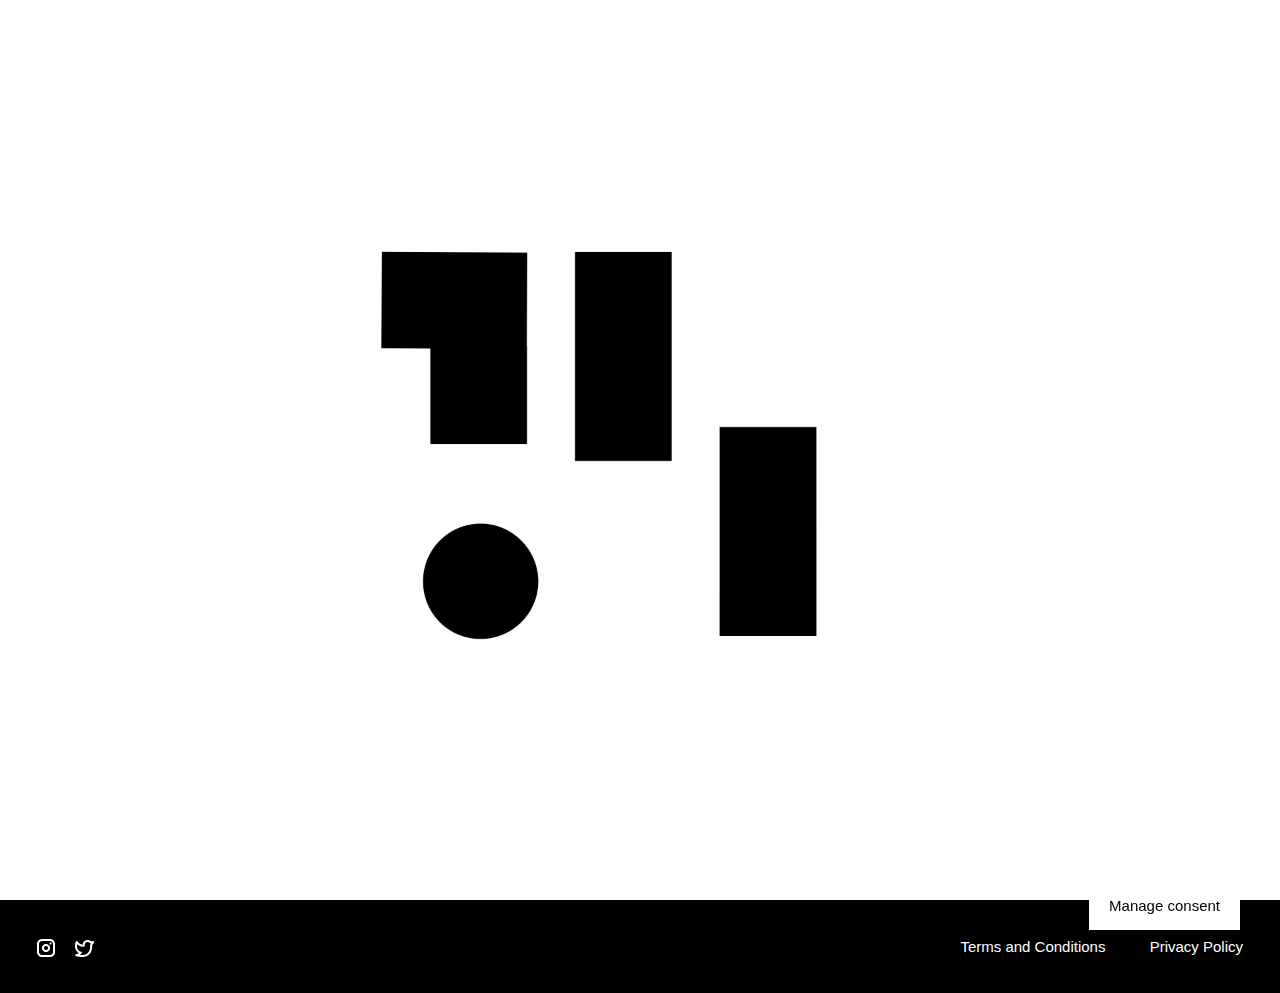
<file: fashion-house.html>
<!DOCTYPE html>
<html lang="en">

<head>
    <meta charset="utf-8">
    <meta name="description" content="">
    <meta name="keywords" content="app, landing, corporate, Creative, Html Template, Template">
    <meta name="author" content="web-themes">
    <meta http-equiv="x-ua-compatible" content="ie=edge">
    <meta name="viewport" content="width=device-width, minimum-scale=1.0, maximum-scale=1.0, initial-scale=1">

    <!-- title -->
    <title>Millipointtwo - Fashion House</title>

    <!-- favicon -->
    <link href="img/favicon.png" type="image/png" rel="icon">

    <!-- all css here -->
    <link href="css/bootstrap.min.css" rel="stylesheet" type="text/css" />
    <link href="css/magnific-popup.css" rel="stylesheet" type="text/css" />
    <link href="css/style.css" rel="stylesheet" type="text/css" />
    <link href="css/responsive.css" rel="stylesheet" type="text/css" />

    <!-- Meta Pixel Code -->
<script>
    !function(f,b,e,v,n,t,s)
    {if(f.fbq)return;n=f.fbq=function(){n.callMethod?
    n.callMethod.apply(n,arguments):n.queue.push(arguments)};
    if(!f._fbq)f._fbq=n;n.push=n;n.loaded=!0;n.version='2.0';
    n.queue=[];t=b.createElement(e);t.async=!0;
    t.src=v;s=b.getElementsByTagName(e)[0];
    s.parentNode.insertBefore(t,s)}(window, document,'script',
    'https://connect.facebook.net/en_US/fbevents.js');
    fbq('init', '466601605469092');
    fbq('track', 'PageView');
  </script>
  <noscript><img height="1" width="1" style="display:none"
    src="https://www.facebook.com/tr?id=466601605469092&ev=PageView&noscript=1"
  /></noscript>
  <!-- End Meta Pixel Code -->

</head>

<body>

    <!-- Preloader Start -->
    <div id="preloader">
        <video muted="muted" loop="loop" autoplay="autoplay" playsinline src="video/preloader.mp4"></video>
    </div>
    <!-- Preloader End -->

    <!--========== Header area start ===========-->
    <header class="bg_black d-flex align-items-center">
        <div class="container">
            <div class="row align-items-center">
                <div class="col-lg-3 col-8 text-left">
                    <!--logo start-->
                    <a class="logo" href="index.html">
                        <img src="img/logo1.png" class="img-fluid" alt="">
                        <img src="img/logo2.png" class="img-fluid" alt="">
                    </a>
                    <!--logo end-->
                </div>
                <div class="col-lg-9 col-4">
                    <!--menu start-->
                    <ul id="menu">
                        <li><a class="active" href="fashion-house.html">FASHION HOUSE</a></li>
                        <li><a href="web3.html">WEB3 [NFT]</a></li>
                        <li><a href="gallery.html">GALLERY</a></li>
                    </ul>
                    <!--menu end-->

                    <!-- menu toggler -->
                    <div class="hamburger-menu">
                        <span class="line-top"></span>
                        <span class="line-center"></span>
                        <span class="line-bottom"></span>
                    </div>

                    <!-- Ofcanvas-menu -->
                    <div class="ofcavas-menu">
                        <div class="container">
                            <ul>
                                <li><a class="active" href="fashion-house.html">FASHION HOUSE</a></li>
                                <li><a href="web3.html">WEB3 [NFT]</a></li>
                                <li><a href="gallery.html">GALLERY</a></li>
                            </ul>
                        </div>
                    </div>
                    <!-- Ofcanvas-menu END-->
                </div>
            </div>
        </div>
    </header>
    <!--========== Header area End ===========-->


    <main class="overflow-hidden">

        <!--========== about area start ===========-->
        <section class="about_area">
            <div>
                <div class="container">
                    <hr>
                    <div class="row justify-content-center">
                        <div class="col-lg-7">
                            <h1>fck norml</h1>
                            <h3>about us</h3>
                            <p>Millipointtwo™ — the first-ever high-end fashion house powered by NFT, influenced by the
                                timeless streets
                                of a global metropolis. High-end, but never pretentious. Exclusive, but not remote.
                                Respects tradition,
                                but follow its own rules. We see art, not clothing.</p>
                        </div>
                    </div>
                    <hr>
                </div>
            </div>
        </section>

    </main>

    <!--========== footer area ===========-->
    <footer>
        <div class="container">
            <div class="row align-items-center">
                <div class="col-3">
                    <ul class="social_icon">
                        <li><a href="#"><img src="img/ins_line.png" alt=""></a></li>
                        <li><a href="#"><img src="img/twitter_line.png" alt=""></a></li>
                    </ul>
                </div>
                <div class="col-9">
                    <ul class="link">
                        <li><a href="terms-conditions.html">Terms and Conditions</a></li>
                        <li><a href="terms-conditions.html">Privacy Policy</a></li>
                    </ul>
                </div>
            </div>
        </div>
    </footer>


    <!-- ======= Manage consent button ======= -->
    <button class="manage_consent">Manage consent</button>

    <!-- ============== Cookie popup start ================ -->
    <div class="cookie_popup">
        <button class="popup_close"><img src="img/close.png" class="img-fluid" alt=""></button>
        <h3>Manage Cookie Consent</h3>
        <p>To provide the best experiences, we use technologies like cookies to store and/or access device information.
            Consenting to these technologies will allow us to process data such as browsing behavior or unique IDs on
            this
            site. Not consenting or withdrawing consent, may adversely affect certain features and functions.</p>
        <div class="d-flex justify-content-between">
            <a class="btn accept" href="#">Accept</a>
            <a class="btn deny" href="#">Deny</a>
        </div>
        <div class="text-center">
            <a class="terms" href="#">Terms & Conditions</a>
        </div>
    </div>
    <!-- ============== Cookie popup end ================ -->


    <!-- all js here -->
    <script src="js/jquery-3.4.1.min.js"></script>
    <script src="js/plugins.js"></script>
    <script src="js/main.js"></script>
</body>

</html>
</file>
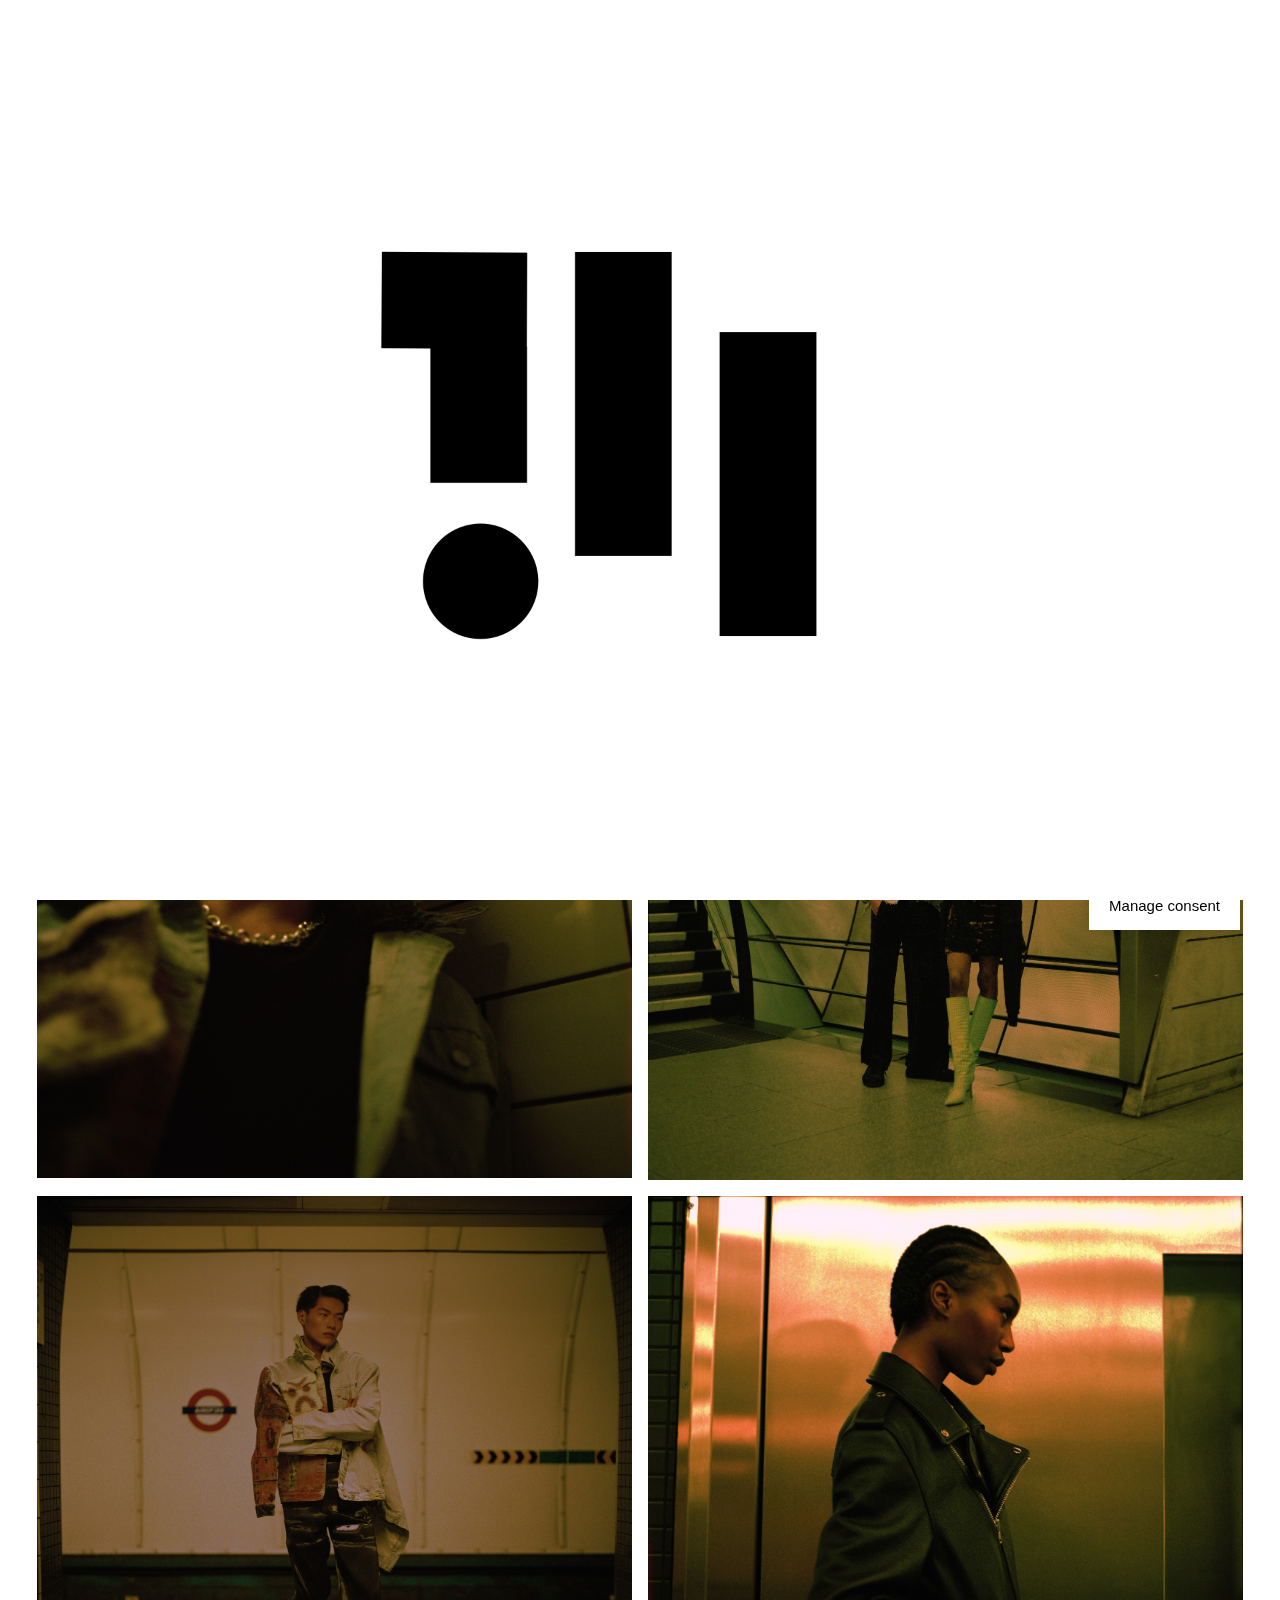
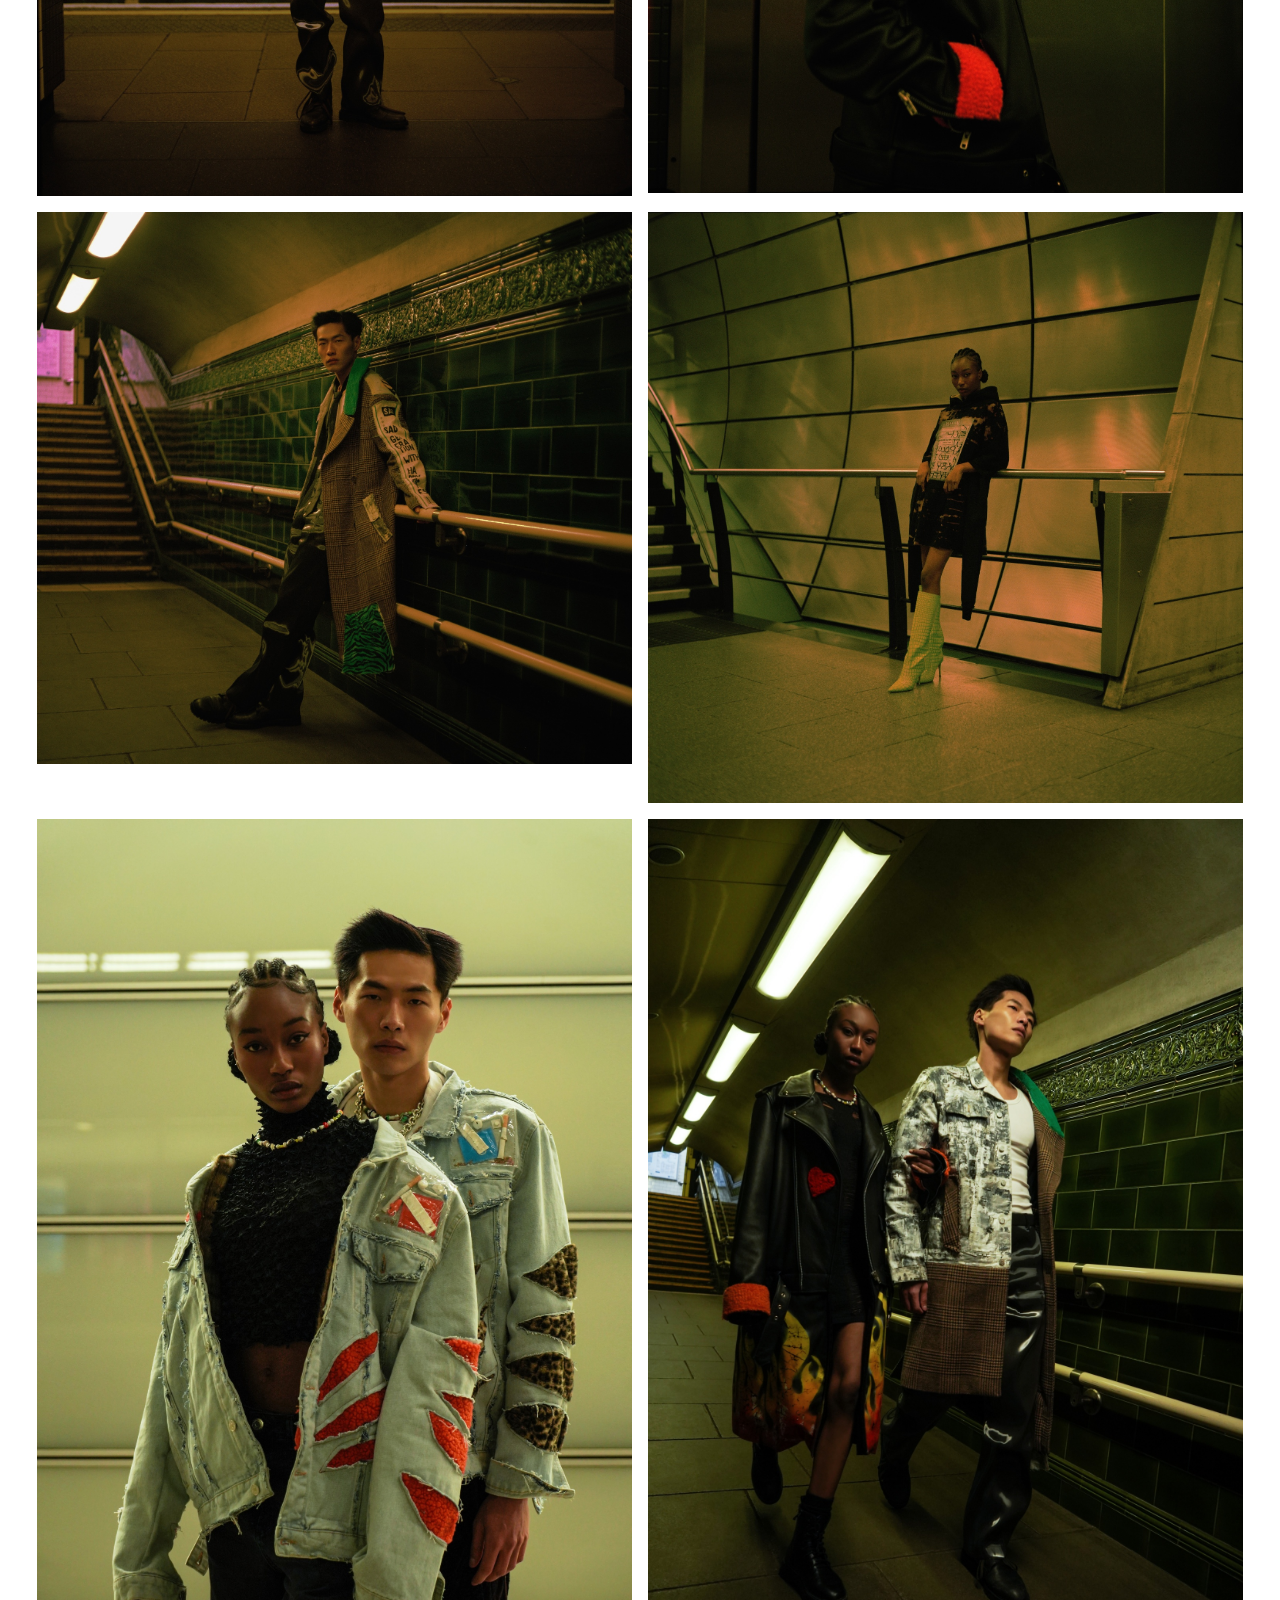
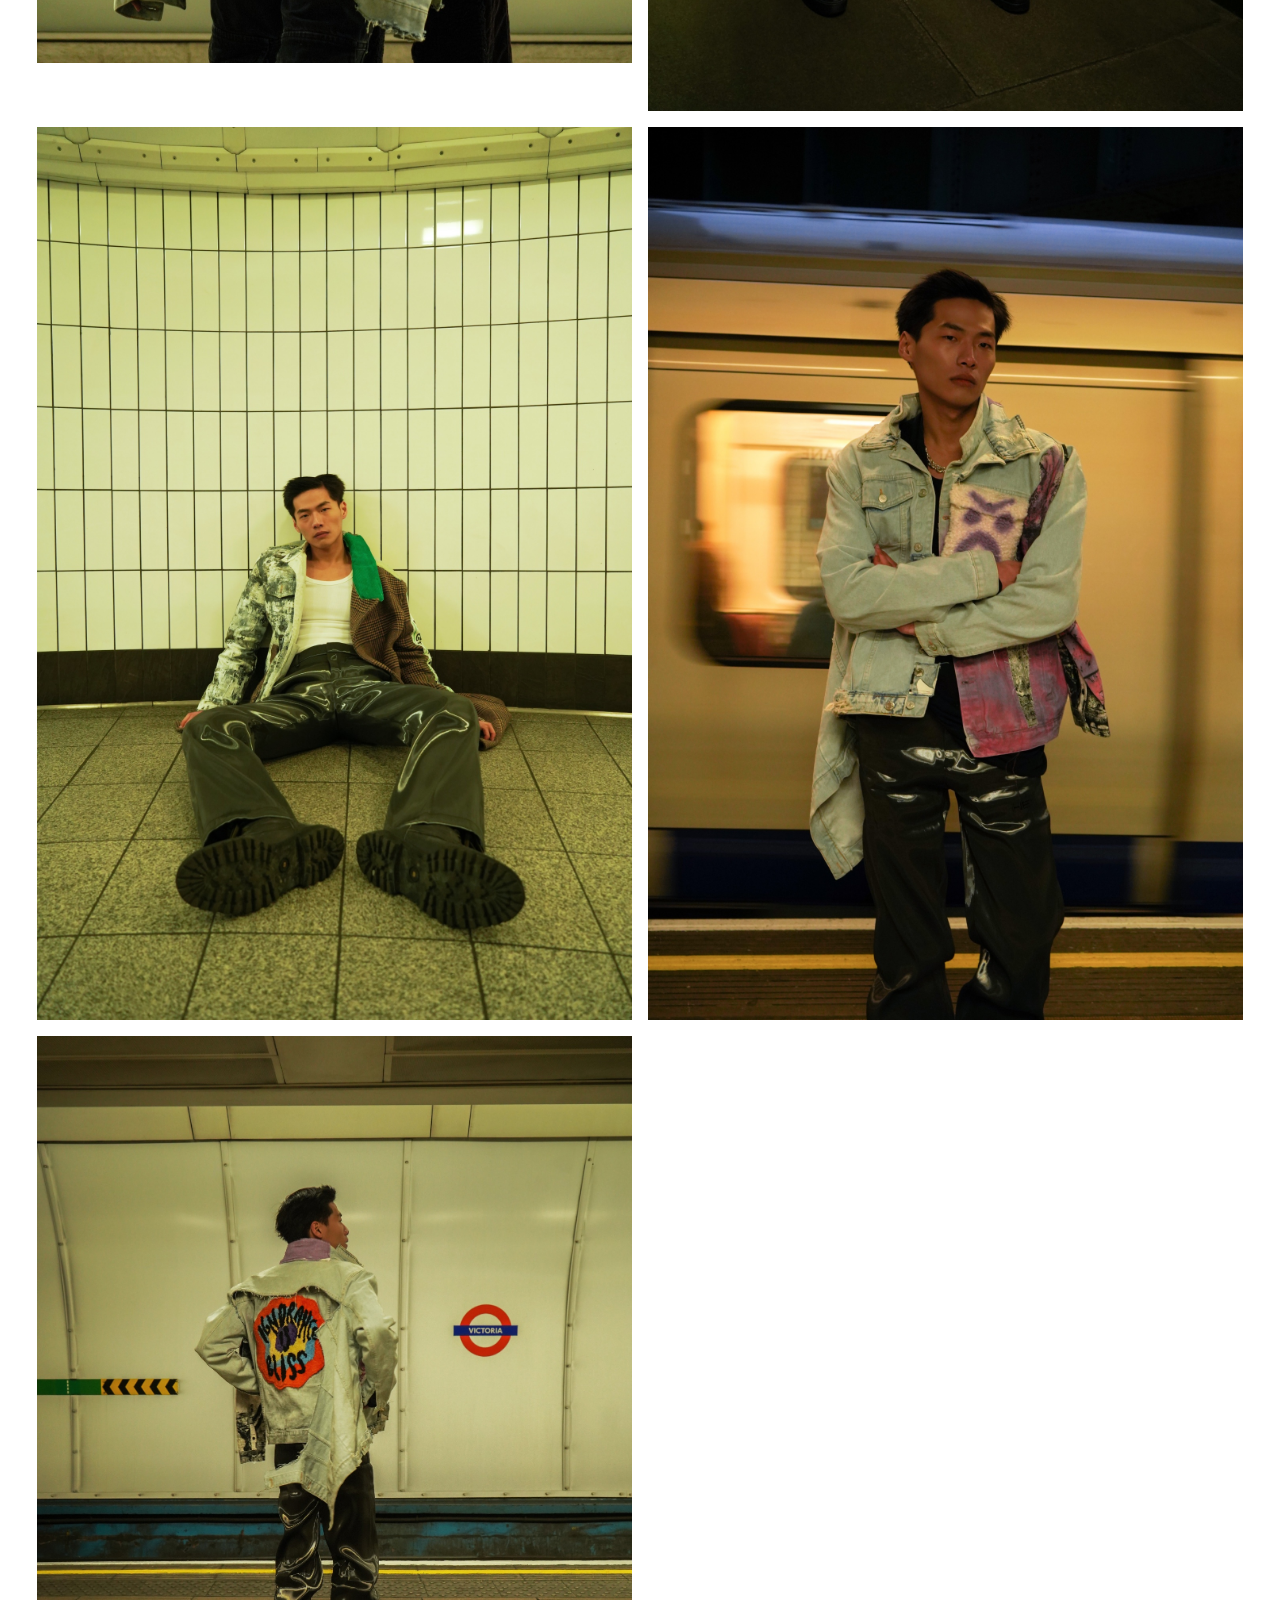
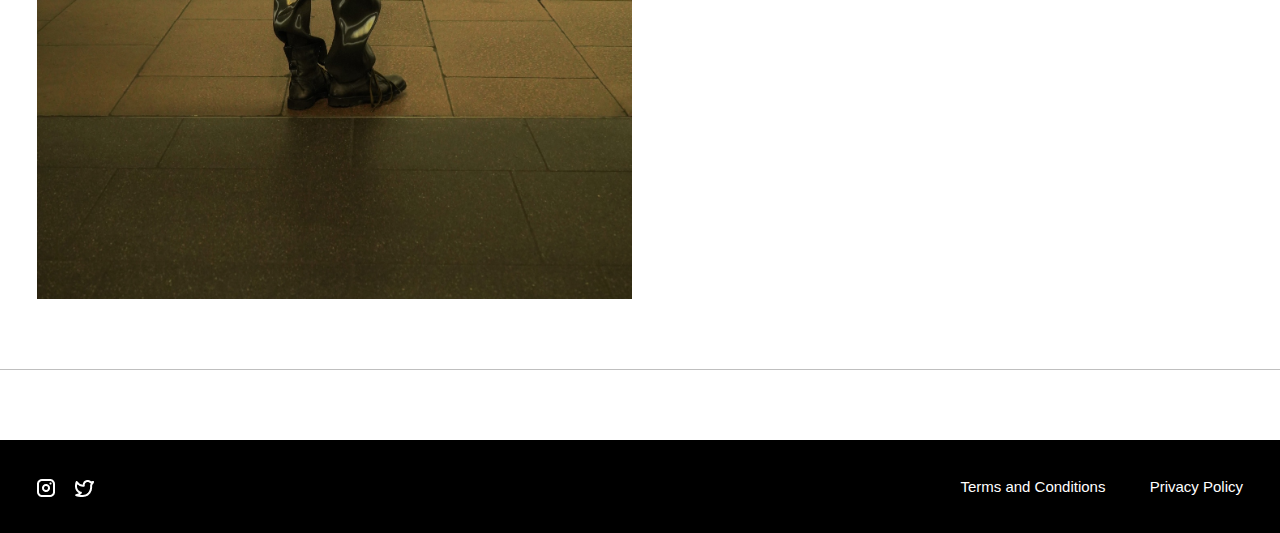
<file: gallery.html>
<!DOCTYPE html>
<html lang="en">

<head>
    <meta charset="utf-8">
    <meta name="description" content="">
    <meta name="keywords" content="app, landing, corporate, Creative, Html Template, Template">
    <meta name="author" content="web-themes">
    <meta http-equiv="x-ua-compatible" content="ie=edge">
    <meta name="viewport" content="width=device-width, minimum-scale=1.0, maximum-scale=1.0, initial-scale=1">

    <!-- title -->
    <title>Millipointtwo - Gallery</title>

    <!-- favicon -->
    <link href="img/favicon.png" type="image/png" rel="icon">

    <!-- all css here -->
    <link href="css/bootstrap.min.css" rel="stylesheet" type="text/css" />
    <link href="css/magnific-popup.css" rel="stylesheet" type="text/css" />
    <link href="css/style.css" rel="stylesheet" type="text/css" />
    <link href="css/responsive.css" rel="stylesheet" type="text/css" />

    <!-- Meta Pixel Code -->
<script>
    !function(f,b,e,v,n,t,s)
    {if(f.fbq)return;n=f.fbq=function(){n.callMethod?
    n.callMethod.apply(n,arguments):n.queue.push(arguments)};
    if(!f._fbq)f._fbq=n;n.push=n;n.loaded=!0;n.version='2.0';
    n.queue=[];t=b.createElement(e);t.async=!0;
    t.src=v;s=b.getElementsByTagName(e)[0];
    s.parentNode.insertBefore(t,s)}(window, document,'script',
    'https://connect.facebook.net/en_US/fbevents.js');
    fbq('init', '466601605469092');
    fbq('track', 'PageView');
  </script>
  <noscript><img height="1" width="1" style="display:none"
    src="https://www.facebook.com/tr?id=466601605469092&ev=PageView&noscript=1"
  /></noscript>
  <!-- End Meta Pixel Code -->
  
</head>

<body>

    <!-- Preloader Start -->
    <div id="preloader">
        <video muted="muted" loop="loop" autoplay="autoplay" playsinline src="video/preloader.mp4"></video>
    </div>
    <!-- Preloader End -->

    <!--========== Header area start ===========-->
    <header class="bg_black d-flex align-items-center">
        <div class="container">
            <div class="row align-items-center">
                <div class="col-lg-3 col-8 text-left">
                    <!--logo start-->
                    <a class="logo" href="index.html">
                        <img src="img/logo1.png" class="img-fluid" alt="">
                        <img src="img/logo2.png" class="img-fluid" alt="">
                    </a>
                    <!--logo end-->
                </div>
                <div class="col-lg-9 col-4">
                    <!--menu start-->
                    <ul id="menu">
                        <li><a href="fashion-house.html">FASHION HOUSE</a></li>
                        <li><a href="web3.html">WEB3 [NFT]</a></li>
                        <li><a class="active" href="gallery.html">GALLERY</a></li>
                    </ul>
                    <!--menu end-->

                    <!-- menu toggler -->
                    <div class="hamburger-menu">
                        <span class="line-top"></span>
                        <span class="line-center"></span>
                        <span class="line-bottom"></span>
                    </div>

                    <!-- Ofcanvas-menu -->
                    <div class="ofcavas-menu">
                        <div class="container">
                            <ul>
                                <li><a href="fashion-house.html">FASHION HOUSE</a></li>
                                <li><a href="web3.html">WEB3 [NFT]</a></li>
                                <li><a class="active" href="gallery.html">GALLERY</a></li>
                            </ul>
                        </div>
                    </div>
                    <!-- Ofcanvas-menu END-->
                </div>
            </div>
        </div>
    </header>
    <!--========== Header area End ===========-->


    <main class="overflow-hidden">

        <!--========== GALLERY area start ===========-->
        <section class="gallery_area">
            <div class="container">
                <h3>GALLERY</h3>
                <hr>

                <div class="accordion" id="accordion">

                    <div class="row">
                        <div class="col-lg-4">
                            <div class="box a">
                                <h1 class="active">01</h1>
                                <p>_CAMPAIGN_BEFORE</p>
                                <button class="btn" data-bs-toggle="collapse" data-bs-target="#collapseOne"
                                    aria-expanded="true" aria-controls="collapseOne">VIEW</button>
                            </div>

                            <!-- sm device collapse item one start-->
                            <div class="collapse-for-smDevice">
                                <div id="collapseOne" class="accordion-collapse collapse show"
                                    data-bs-parent="#accordion">
                                    <div class="popup-gallery popup-gallery-1">
                                        <div class="row g-3">
                                            <div class="col-6">
                                                <a href="img/gallery-img1.jpg"><img src="img/gallery-img1.jpg"></a>
                                            </div>
                                            <div class="col-6">
                                                <a href="img/gallery-img2.jpg"><img src="img/gallery-img2.jpg"></a>
                                            </div>
                                            <div class="col-6">
                                                <a href="img/gallery-img3.jpg"><img src="img/gallery-img3.jpg"></a>
                                            </div>
                                            <div class="col-6">
                                                <a href="img/gallery-img4.jpg"><img src="img/gallery-img4.jpg"></a>
                                            </div>
                                            <div class="col-6">
                                                <a href="img/gallery-img5.jpg"><img src="img/gallery-img5.jpg"></a>
                                            </div>
                                            <div class="col-6">
                                                <a href="img/gallery-img6.jpg"><img src="img/gallery-img6.jpg"></a>
                                            </div>
                                            <div class="col-6">
                                                <a href="img/gallery-img7.jpg"><img src="img/gallery-img7.jpg"></a>
                                            </div>
                                            <div class="col-6">
                                                <a href="img/gallery-img8.jpg"><img src="img/gallery-img8.jpg"></a>
                                            </div>
                                            <div class="col-6">
                                                <a href="img/gallery-img9.jpg"><img src="img/gallery-img9.jpg"></a>
                                            </div>
                                            <div class="col-6">
                                                <a href="img/gallery-img10.jpg"><img src="img/gallery-img10.jpg"></a>
                                            </div>
                                            <div class="col-6">
                                                <a href="img/gallery-img11.jpg"><img src="img/gallery-img11.jpg"></a>
                                            </div>
                                        </div>
                                    </div>
                                </div>
                            </div>
                            <!-- sm device collapse item one end-->

                        </div>
                        <div class="col-lg-4">
                            <div class="box b">
                                <h1>02</h1>
                                <p>_CAMPAIGN_NOW</p>
                                <button class="btn" data-bs-toggle="collapse" data-bs-target="#collapseTwo"
                                    aria-expanded="true" aria-controls="collapseTwo">VIEW</button>
                            </div>

                            <!-- sm device collapse item Two start-->
                            <div class="collapse-for-smDevice">
                                <div id="collapseTwo" class="accordion-collapse collapse" data-bs-parent="#accordion">
                                    <div class="popup-gallery popup-gallery-2">
                                        <div class="row g-3">
                                            <div class="col-6">
                                                <a href="img/gallery2-1.jpg"><img src="img/gallery2-1.jpg"></a>
                                            </div>
                                            <div class="col-6">
                                                <a href="img/gallery2-2.jpg"><img src="img/gallery2-2.jpg"></a>
                                            </div>
                                            <div class="col-6">
                                                <a href="img/gallery2-3.jpg"><img src="img/gallery2-3.jpg"></a>
                                            </div>
                                            <div class="col-6">
                                                <a href="img/gallery2-4.jpg"><img src="img/gallery2-4.jpg"></a>
                                            </div>
                                            <div class="col-6">
                                                <a href="img/gallery2-5.jpg"><img src="img/gallery2-5.jpg"></a>
                                            </div>
                                            <div class="col-6">
                                                <a href="img/gallery2-6.jpg"><img src="img/gallery2-6.jpg"></a>
                                            </div>
                                            <div class="col-6">
                                                <a href="img/gallery2-7.jpg"><img src="img/gallery2-7.jpg"></a>
                                            </div>
                                            <div class="col-6">
                                                <a href="img/gallery2-8.jpg"><img src="img/gallery2-8.jpg"></a>
                                            </div>
                                            <div class="col-6">
                                                <a href="img/gallery2-9.jpg"><img src="img/gallery2-9.jpg"></a>
                                            </div>
                                            <div class="col-6">
                                                <a href="img/gallery2-10.jpg"><img src="img/gallery2-10.jpg"></a>
                                            </div>
                                            <div class="col-6">
                                                <a href="img/gallery2-11.jpg"><img src="img/gallery2-11.jpg"></a>
                                            </div>
                                        </div>
                                    </div>
                                </div>
                            </div>
                            <!-- sm device collapse item Two end-->

                        </div>
                        <div class="col-lg-4">
                            <div class="box c">
                                <h1>03</h1>
                                <p>_CAMPAIGN_AFTER</p>
                                <button class="btn" data-bs-toggle="collapse" data-bs-target="#collapseThree"
                                    aria-expanded="true" aria-controls="collapseThree">VIEW</button>
                            </div>

                            <!-- sm device collapse item Three start-->
                            <div class="collapse-for-smDevice">
                                <div id="collapseThree" class="accordion-collapse  collapse"
                                    data-bs-parent="#accordion">
                                    <div class="popup-gallery popup-gallery-3">
                                        <div class="row g-3">
                                            <div class="col-6">
                                                <a href="img/gallery3-1.jpg"><img src="img/gallery3-1.jpg"></a>
                                            </div>
                                            <div class="col-6">
                                                <a href="img/gallery3-2.jpg"><img src="img/gallery3-2.jpg"></a>
                                            </div>
                                            <div class="col-6">
                                                <a href="img/gallery3-3.jpg"><img src="img/gallery3-3.jpg"></a>
                                            </div>
                                            <div class="col-6">
                                                <a href="img/gallery3-4.jpg"><img src="img/gallery3-4.jpg"></a>
                                            </div>
                                            <div class="col-6">
                                                <a href="img/gallery3-5.jpg"><img src="img/gallery3-5.jpg"></a>
                                            </div>
                                            <div class="col-6">
                                                <a href="img/gallery3-6.jpg"><img src="img/gallery3-6.jpg"></a>
                                            </div>
                                            <div class="col-6">
                                                <a href="img/gallery3-7.jpg"><img src="img/gallery3-7.jpg"></a>
                                            </div>
                                            <div class="col-6">
                                                <a href="img/gallery3-8.jpg"><img src="img/gallery3-8.jpg"></a>
                                            </div>
                                            <div class="col-6">
                                                <a href="img/gallery3-9.jpg"><img src="img/gallery3-9.jpg"></a>
                                            </div>
                                            <div class="col-6">
                                                <a href="img/gallery3-10.jpg"><img src="img/gallery3-10.jpg"></a>
                                            </div>
                                            <div class="col-6">
                                                <a href="img/gallery3-11.jpg"><img src="img/gallery3-11.jpg"></a>
                                            </div>
                                            <div class="col-6">
                                                <a href="img/gallery3-12.jpg"><img src="img/gallery3-12.jpg"></a>
                                            </div>
                                        </div>
                                    </div>
                                </div>
                            </div>
                            <!-- sm device collapse item Three end-->
                        </div>
                    </div>


                    <!--==== lg device gallery item start ====-->
                    <div class="d-none d-lg-block">

                        <!-- collapse item one start-->
                        <div id="collapseOne" class="accordion-collapse collapse show" data-bs-parent="#accordion">
                            <div class="popup-gallery popup-gallery-1">
                                <div class="row g-3">
                                    <div class="col-lg-6">
                                        <a href="img/gallery-img1.jpg"><img src="img/gallery-img1.jpg"></a>
                                    </div>
                                    <div class="col-6">
                                        <a href="img/gallery-img2.jpg"><img src="img/gallery-img2.jpg"></a>
                                    </div>
                                    <div class="col-6">
                                        <a href="img/gallery-img3.jpg"><img src="img/gallery-img3.jpg"></a>
                                    </div>
                                    <div class="col-6">
                                        <a href="img/gallery-img4.jpg"><img src="img/gallery-img4.jpg"></a>
                                    </div>
                                    <div class="col-6">
                                        <a href="img/gallery-img5.jpg"><img src="img/gallery-img5.jpg"></a>
                                    </div>
                                    <div class="col-6">
                                        <a href="img/gallery-img6.jpg"><img src="img/gallery-img6.jpg"></a>
                                    </div>
                                    <div class="col-6">
                                        <a href="img/gallery-img7.jpg"><img src="img/gallery-img7.jpg"></a>
                                    </div>
                                    <div class="col-6">
                                        <a href="img/gallery-img8.jpg"><img src="img/gallery-img8.jpg"></a>
                                    </div>
                                    <div class="col-6">
                                        <a href="img/gallery-img9.jpg"><img src="img/gallery-img9.jpg"></a>
                                    </div>
                                    <div class="col-6">
                                        <a href="img/gallery-img10.jpg"><img src="img/gallery-img10.jpg"></a>
                                    </div>
                                    <div class="col-6">
                                        <a href="img/gallery-img11.jpg"><img src="img/gallery-img11.jpg"></a>
                                    </div>
                                </div>
                            </div>
                        </div>
                    </div>
                    <!-- collapse item one end-->

                    <!-- collapse item two start-->
                    <div id="collapseTwo" class="accordion-collapse collapse" data-bs-parent="#accordion">
                        <div class="popup-gallery popup-gallery-2">
                            <div class="row g-3">
                                <div class="col-lg-6">
                                    <a href="img/gallery2-1.jpg"><img src="img/gallery2-1.jpg"></a>
                                </div>
                                <div class="col-6">
                                    <a href="img/gallery2-2.jpg"><img src="img/gallery2-2.jpg"></a>
                                </div>
                                <div class="col-6">
                                    <a href="img/gallery2-3.jpg"><img src="img/gallery2-3.jpg"></a>
                                </div>
                                <div class="col-6">
                                    <a href="img/gallery2-4.jpg"><img src="img/gallery2-4.jpg"></a>
                                </div>
                                <div class="col-6">
                                    <a href="img/gallery2-5.jpg"><img src="img/gallery2-5.jpg"></a>
                                </div>
                                <div class="col-6">
                                    <a href="img/gallery2-6.jpg"><img src="img/gallery2-6.jpg"></a>
                                </div>
                                <div class="col-6">
                                    <a href="img/gallery2-7.jpg"><img src="img/gallery2-7.jpg"></a>
                                </div>
                                <div class="col-6">
                                    <a href="img/gallery2-8.jpg"><img src="img/gallery2-8.jpg"></a>
                                </div>
                                <div class="col-6">
                                    <a href="img/gallery2-9.jpg"><img src="img/gallery2-9.jpg"></a>
                                </div>
                                <div class="col-6">
                                    <a href="img/gallery2-10.jpg"><img src="img/gallery2-10.jpg"></a>
                                </div>
                                <div class="col-6">
                                    <a href="img/gallery2-11.jpg"><img src="img/gallery2-11.jpg"></a>
                                </div>
                            </div>
                        </div>
                    </div>
                </div>
                <!-- collapse item two end-->

                <!-- collapse item Three start-->
                <div id="collapseThree" class="accordion-collapse collapse" data-bs-parent="#accordion">
                    <div class="popup-gallery popup-gallery-3">
                        <div class="row g-3">
                            <div class="col-6">
                                <a href="img/gallery3-1.jpg"><img src="img/gallery3-1.jpg"></a>
                            </div>
                            <div class="col-6">
                                <a href="img/gallery3-2.jpg"><img src="img/gallery3-2.jpg"></a>
                            </div>
                            <div class="col-6">
                                <a href="img/gallery3-3.jpg"><img src="img/gallery3-3.jpg"></a>
                            </div>
                            <div class="col-6">
                                <a href="img/gallery3-4.jpg"><img src="img/gallery3-4.jpg"></a>
                            </div>
                            <div class="col-6">
                                <a href="img/gallery3-5.jpg"><img src="img/gallery3-5.jpg"></a>
                            </div>
                            <div class="col-6">
                                <a href="img/gallery3-6.jpg"><img src="img/gallery3-6.jpg"></a>
                            </div>
                            <div class="col-6">
                                <a href="img/gallery3-7.jpg"><img src="img/gallery3-7.jpg"></a>
                            </div>
                            <div class="col-6">
                                <a href="img/gallery3-8.jpg"><img src="img/gallery3-8.jpg"></a>
                            </div>
                            <div class="col-6">
                                <a href="img/gallery3-9.jpg"><img src="img/gallery3-9.jpg"></a>
                            </div>
                            <div class="col-6">
                                <a href="img/gallery3-10.jpg"><img src="img/gallery3-10.jpg"></a>
                            </div>
                            <div class="col-6">
                                <a href="img/gallery3-11.jpg"><img src="img/gallery3-11.jpg"></a>
                            </div>
                            <div class="col-6">
                                <a href="img/gallery3-12.jpg"><img src="img/gallery3-12.jpg"></a>
                            </div>
                        </div>
                    </div>
                </div>
            </div>
            <!-- sm device collapse item Three end-->
            </div>
            </div>
            <!-- collapse item Three end-->
            </div>
            <!--==== lg device gallery item end =====-->

            </div>

            <hr>

            </div>
        </section>

    </main>

    <!--========== footer area ===========-->
    <footer>
        <div class="container">
            <div class="row align-items-center">
                <div class="col-3">
                    <ul class="social_icon">
                        <li><a href="https://www.instagram.com/millipointtwo/" target="_blank"><img
                                    src="img/ins_line.png" alt=""></a></li>
                        <li><a href="https://twitter.com/TheCliqueNFT" target="_blank"><img src="img/twitter_line.png"
                                    alt=""></a></li>
                    </ul>
                </div>
                <div class="col-9">
                    <ul class="link">
                        <li><a href="terms-conditions.html">Terms and Conditions</a></li>
                        <li><a href="terms-conditions.html">Privacy Policy</a></li>
                    </ul>
                </div>
            </div>
        </div>
    </footer>


    <!-- ======= Manage consent button ======= -->
    <button class="manage_consent">Manage consent</button>

    <!-- ============== Cookie popup start ================ -->
    <div class="cookie_popup">
        <button class="popup_close"><img src="img/close.png" class="img-fluid" alt=""></button>
        <h3>Manage Cookie Consent</h3>
        <p>To provide the best experiences, we use technologies like cookies to store and/or access device information.
            Consenting to these technologies will allow us to process data such as browsing behavior or unique IDs on
            this
            site. Not consenting or withdrawing consent, may adversely affect certain features and functions.</p>
        <div class="d-flex justify-content-between">
            <a class="btn accept" href="#">Accept</a>
            <a class="btn deny" href="#">Deny</a>
        </div>
        <div class="text-center">
            <a class="terms" href="#">Terms & Conditions</a>
        </div>
    </div>
    <!-- ============== Cookie popup end ================ -->


    <!-- all js here -->
    <script src="js/jquery-3.4.1.min.js"></script>
    <script src="js/plugins.js"></script>
    <script src="js/main.js"></script>
</body>

</html>
</file>
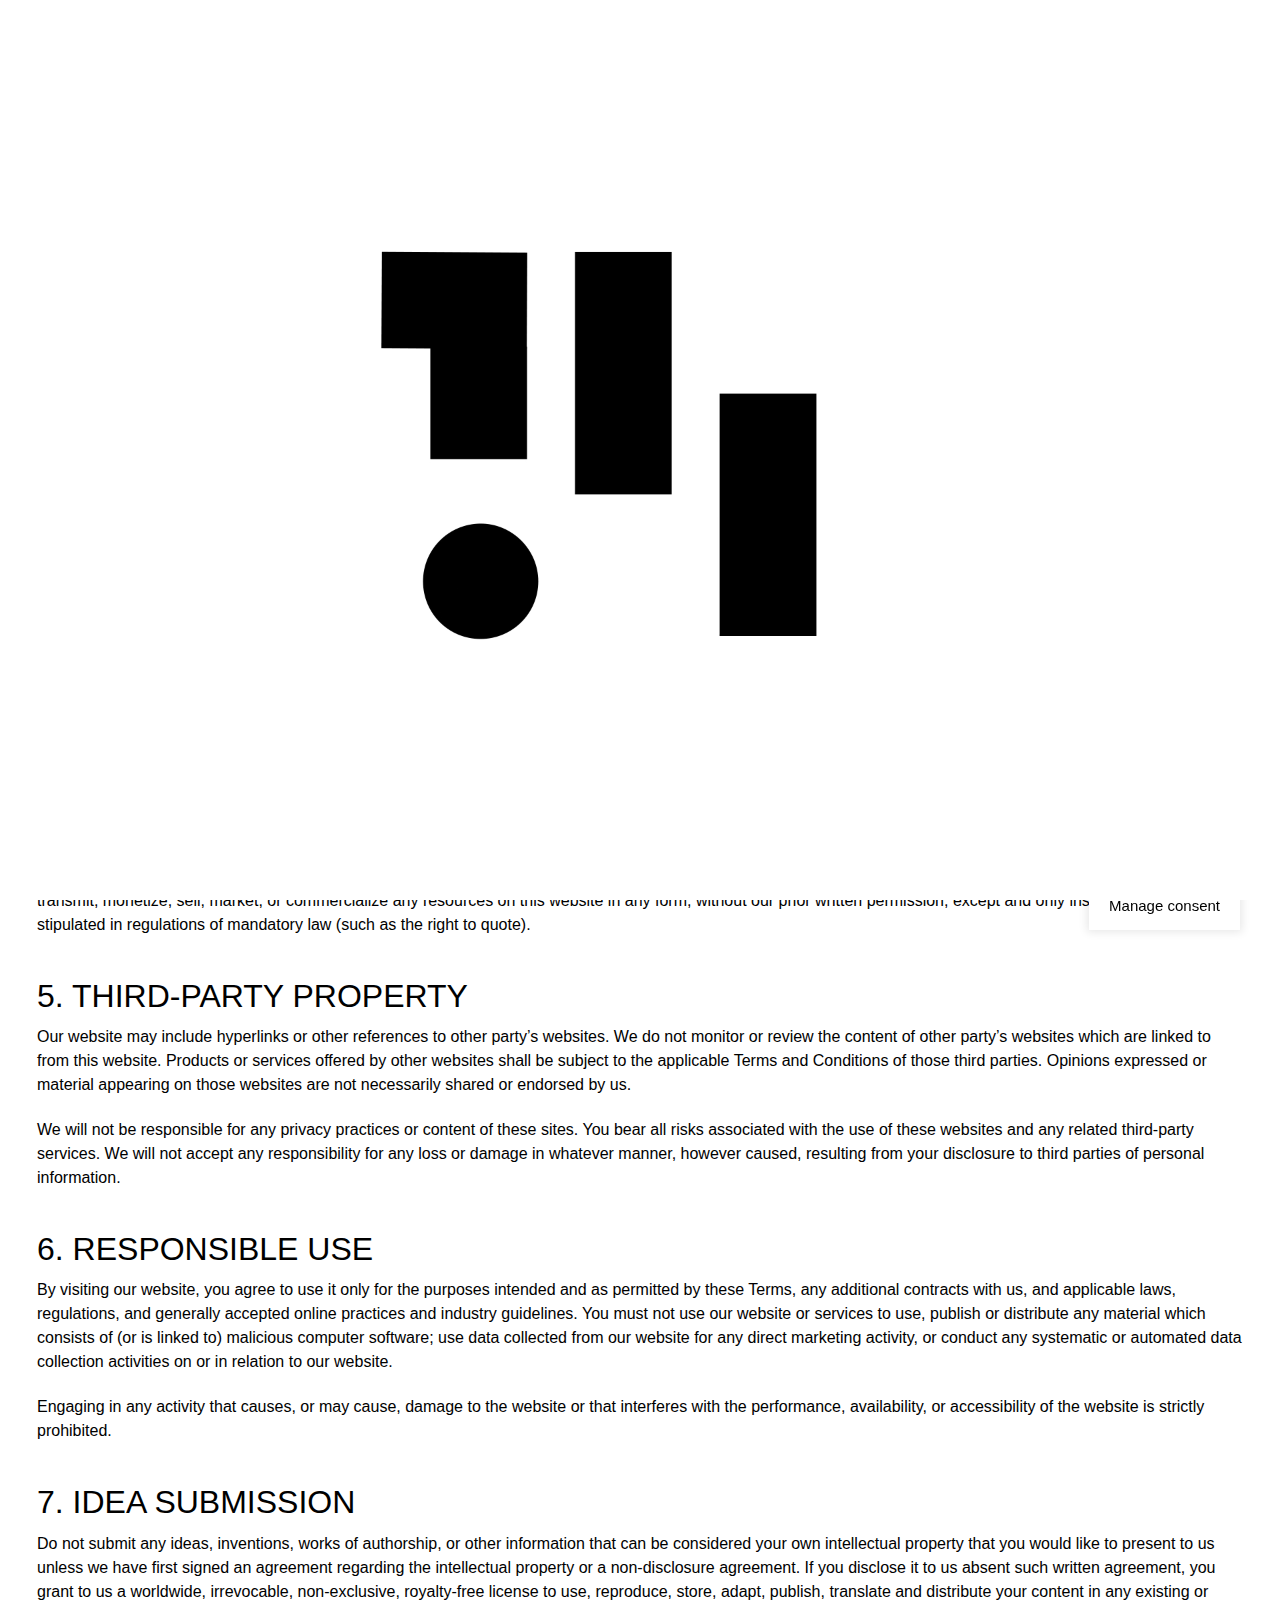
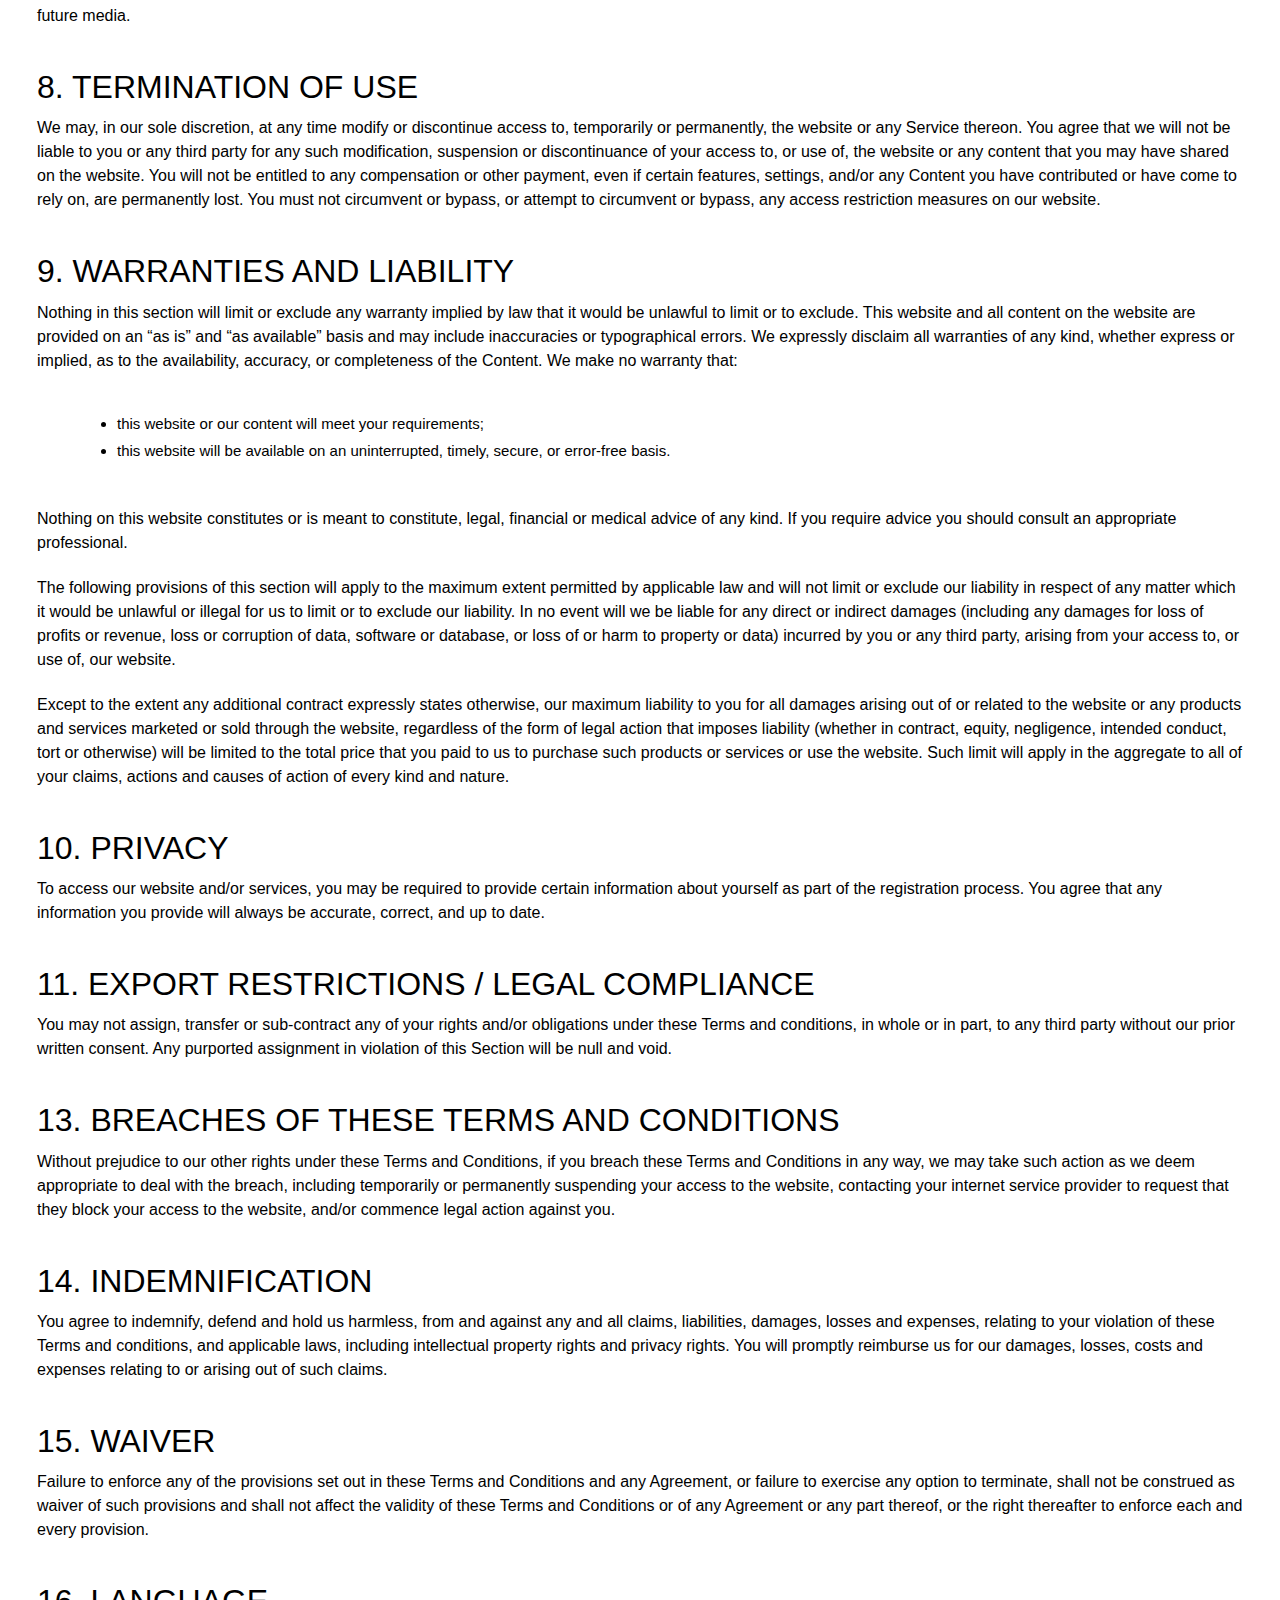
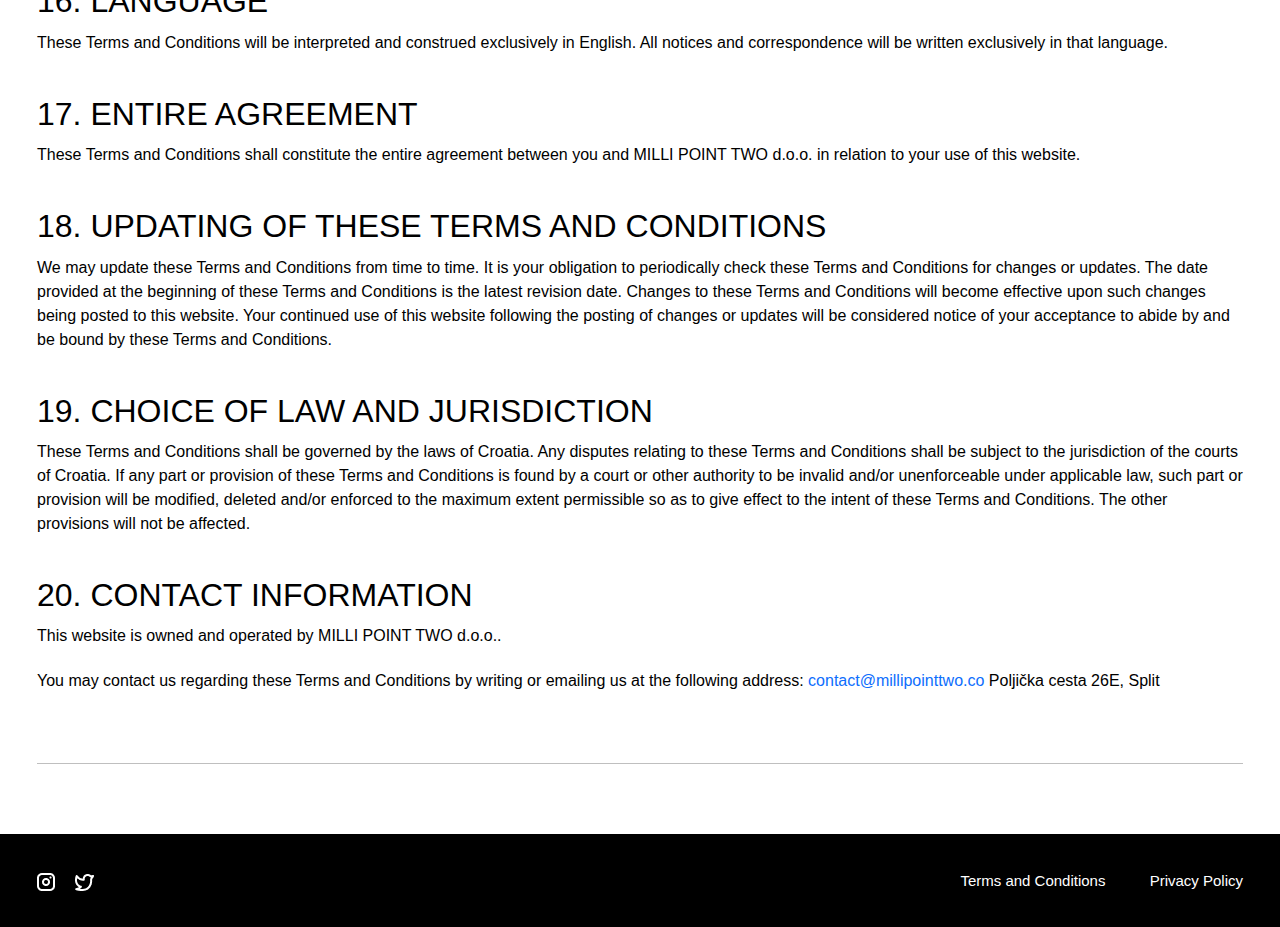
<file: terms-conditions.html>
<!DOCTYPE html>
<html lang="en">

<head>
    <meta charset="utf-8">
    <meta name="description" content="">
    <meta name="keywords" content="app, landing, corporate, Creative, Html Template, Template">
    <meta name="author" content="web-themes">
    <meta http-equiv="x-ua-compatible" content="ie=edge">
    <meta name="viewport" content="width=device-width, minimum-scale=1.0, maximum-scale=1.0, initial-scale=1">

    <!-- title -->
    <title>Millipointtwo - Terms&Conditions</title>

    <!-- favicon -->
    <link href="img/favicon.png" type="image/png" rel="icon">

    <!-- all css here -->
    <link href="css/bootstrap.min.css" rel="stylesheet" type="text/css" />
    <link href="css/magnific-popup.css" rel="stylesheet" type="text/css" />
    <link href="css/style.css" rel="stylesheet" type="text/css" />
    <link href="css/responsive.css" rel="stylesheet" type="text/css" />

    <!-- Meta Pixel Code -->
<script>
    !function(f,b,e,v,n,t,s)
    {if(f.fbq)return;n=f.fbq=function(){n.callMethod?
    n.callMethod.apply(n,arguments):n.queue.push(arguments)};
    if(!f._fbq)f._fbq=n;n.push=n;n.loaded=!0;n.version='2.0';
    n.queue=[];t=b.createElement(e);t.async=!0;
    t.src=v;s=b.getElementsByTagName(e)[0];
    s.parentNode.insertBefore(t,s)}(window, document,'script',
    'https://connect.facebook.net/en_US/fbevents.js');
    fbq('init', '466601605469092');
    fbq('track', 'PageView');
  </script>
  <noscript><img height="1" width="1" style="display:none"
    src="https://www.facebook.com/tr?id=466601605469092&ev=PageView&noscript=1"
  /></noscript>
  <!-- End Meta Pixel Code -->
  
</head>

<body>

    <!-- Preloader Start -->
    <div id="preloader">
        <video muted="muted" loop="loop" autoplay="autoplay" playsinline src="video/preloader.mp4"></video>
    </div>
    <!-- Preloader End -->

    <!--========== Header area start ===========-->
    <header class="bg_black d-flex align-items-center">
        <div class="container">
            <div class="row align-items-center">
                <div class="col-lg-3 col-8 text-left">
                    <!--logo start-->
                    <a class="logo" href="index.html">
                        <img src="img/logo1.png" class="img-fluid" alt="">
                        <img src="img/logo2.png" class="img-fluid" alt="">
                    </a>
                    <!--logo end-->
                </div>
                <div class="col-lg-9 col-4">
                    <!--menu start-->
                    <ul id="menu">
                        <li><a href="fashion-house.html">FASHION HOUSE</a></li>
                        <li><a href="web3.html">WEB3 [NFT]</a></li>
                        <li><a href="gallery.html">GALLERY</a></li>
                    </ul>
                    <!--menu end-->

                    <!-- menu toggler -->
                    <div class="hamburger-menu">
                        <span class="line-top"></span>
                        <span class="line-center"></span>
                        <span class="line-bottom"></span>
                    </div>

                    <!-- Ofcanvas-menu -->
                    <div class="ofcavas-menu">
                        <div class="container">
                            <ul>
                                <li><a href="fashion-house.html">FASHION HOUSE</a></li>
                                <li><a href="web3.html">WEB3 [NFT]</a></li>
                                <li><a href="gallery.html">GALLERY</a></li>
                            </ul>
                        </div>
                    </div>
                    <!-- Ofcanvas-menu END-->
                </div>
            </div>
        </div>
    </header>
    <!--========== Header area End ===========-->


    <main class="overflow-hidden">

        <div class="container">
            <div class="conditions_wrap">
                <hr>
                <div>
                    <h1>1. INTRODUCTION</h1>
                    <p>These Terms and conditions apply to this website and to the transactions related to our products
                        and services. You may be bound by additional contracts related to your relationship with us or
                        any products or services that you receive from us. If any provisions of the additional contracts
                        conflict with any provisions of these Terms, the provisions of these additional contracts will
                        control and prevail.</p>
                </div>
                <div>
                    <h1>2. BINDING</h1>
                    <p>By registering with, accessing, or otherwise using this website, you hereby agree to be bound by
                        these Terms and conditions set forth below. The mere use of this website implies the knowledge
                        and acceptance of these Terms and conditions. In some particular cases, we can also ask you to
                        explicitly agree.</p>
                </div>
                <div>
                    <h1>3. ELECTRONIC COMMUNICATION</h1>
                    <p>By using this website or communicating with us by electronic means, you agree and acknowledge
                        that we may communicate with you electronically on our website or by sending an email to you,
                        and you agree that all agreements, notices, disclosures, and other communications that we
                        provide to you electronically satisfy any legal requirement, including but not limited to the
                        requirement that such communications should be in writing.</p>
                </div>
                <div>
                    <h1>4. INTELLECTUAL PROPERTY</h1>
                    <p>We or our licensors own and control all of the copyright and other intellectual property rights
                        in the website and the
                        data, information, and other resources displayed by or accessible within the website.</p>
                    <br>
                    <p>4.1 All the rights are reserved</p>
                    <br>
                    <p>Unless specific content dictates otherwise, you are not granted a license or any other right
                        under Copyright, Trademark, Patent, or other Intellectual Property Rights. This means that you
                        will not use, copy, reproduce, perform, display, distribute, embed into any electronic medium,
                        alter, reverse engineer, decompile, transfer, download, transmit, monetize, sell, market, or
                        commercialize any resources on this website in any form, without our prior written permission,
                        except and only insofar as otherwise stipulated in regulations of mandatory law (such as the
                        right to quote).</p>
                </div>
                <div>
                    <h1>5. THIRD-PARTY PROPERTY</h1>
                    <p>Our website may include hyperlinks or other references to other party’s websites. We do not
                        monitor or review the content of other party’s websites which are linked to from this website.
                        Products or services offered by other websites shall be subject to the applicable Terms and
                        Conditions of those third parties. Opinions expressed or material appearing on those websites
                        are not necessarily shared or endorsed by us.</p>
                    <br>
                    <p>We will not be responsible for any privacy practices or content of these sites. You bear all
                        risks associated with the use of these websites and any related third-party services. We will
                        not accept any responsibility for any loss or damage in whatever manner, however caused,
                        resulting from your disclosure to third parties of personal information.</p>
                </div>
                <div>
                    <h1>6. RESPONSIBLE USE</h1>
                    <p>By visiting our website, you agree to use it only for the purposes intended and as permitted by
                        these Terms, any additional contracts with us, and applicable laws, regulations, and generally
                        accepted online practices and industry guidelines. You must not use our website or services to
                        use, publish or distribute any material which consists of (or is linked to) malicious computer
                        software; use data collected from our website for any direct marketing activity, or conduct any
                        systematic or automated data collection activities on or in relation to our website.</p>
                    <br>
                    <p>Engaging in any activity that causes, or may cause, damage to the website or that interferes with
                        the performance, availability, or accessibility of the website is strictly prohibited.</p>
                </div>
                <div>
                    <h1>7. IDEA SUBMISSION</h1>
                    <p>Do not submit any ideas, inventions, works of authorship, or other information that can be
                        considered your own intellectual property that you would like to present to us unless we have
                        first signed an agreement regarding the intellectual property or a non-disclosure agreement. If
                        you disclose it to us absent such written agreement, you grant to us a worldwide, irrevocable,
                        non-exclusive, royalty-free license to use, reproduce, store, adapt, publish, translate and
                        distribute your content in any existing or future media.</p>
                </div>
                <div>
                    <h1>8. TERMINATION OF USE</h1>
                    <p>We may, in our sole discretion, at any time modify or discontinue access to, temporarily or
                        permanently, the website or any Service thereon. You agree that we will not be liable to you or
                        any third party for any such modification, suspension or discontinuance of your access to, or
                        use of, the website or any content that you may have shared on the website. You will not be
                        entitled to any compensation or other payment, even if certain features, settings, and/or any
                        Content you have contributed or have come to rely on, are permanently lost. You must not
                        circumvent or bypass, or attempt to circumvent or bypass, any access restriction measures on our
                        website.</p>
                </div>
                <div>
                    <h1>9. WARRANTIES AND LIABILITY</h1>
                    <p>Nothing in this section will limit or exclude any warranty implied by law that it would be
                        unlawful to limit or to exclude. This website and all content on the website are provided on an
                        “as is” and “as available” basis and may include inaccuracies or typographical errors. We
                        expressly disclaim all warranties of any kind, whether express or implied, as to the
                        availability, accuracy, or completeness of the Content. We make no warranty that:</p>
                    <ul>
                        <li>this website or our content will meet your requirements;</li>
                        <li>this website will be available on an uninterrupted, timely, secure, or error-free basis.
                        </li>
                    </ul>
                    <p>Nothing on this website constitutes or is meant to constitute, legal, financial or medical advice
                        of any kind. If you require advice you should consult an appropriate professional.</p>
                    <br>
                    <p>The following provisions of this section will apply to the maximum extent permitted by applicable
                        law and will not limit or exclude our liability in respect of any matter which it would be
                        unlawful or illegal for us to limit or to exclude our liability. In no event will we be liable
                        for any direct or indirect damages (including any damages for loss of profits or revenue, loss
                        or corruption of data, software or database, or loss of or harm to property or data) incurred by
                        you or any third party, arising from your access to, or use of, our website.</p>
                    <br>
                    <p>Except to the extent any additional contract expressly states otherwise, our maximum liability to
                        you for all damages arising out of or related to the website or any products and services
                        marketed or sold through the website, regardless of the form of legal action that imposes
                        liability (whether in contract, equity, negligence, intended conduct, tort or otherwise) will be
                        limited to the total price that you paid to us to purchase such products or services or use the
                        website. Such limit will apply in the aggregate to all of your claims, actions and causes of
                        action of every kind and nature.</p>
                </div>
                <div>
                    <h1>10. PRIVACY</h1>
                    <p>To access our website and/or services, you may be required to provide certain information about
                        yourself as part of the registration process. You agree that any information you provide will
                        always be accurate, correct, and up to date.</p>
                </div>
                <div>
                    <h1>11. EXPORT RESTRICTIONS / LEGAL COMPLIANCE</h1>
                    <p>You may not assign, transfer or sub-contract any of your rights and/or obligations under these
                        Terms and conditions, in whole or in part, to any third party without our prior written consent.
                        Any purported assignment in violation of this Section will be null and void.</p>
                </div>
                <div>
                    <h1>13. BREACHES OF THESE TERMS AND CONDITIONS</h1>
                    <p>Without prejudice to our other rights under these Terms and Conditions, if you breach these Terms
                        and Conditions in any way, we may take such action as we deem appropriate to deal with the
                        breach, including temporarily or permanently suspending your access to the website, contacting
                        your internet service provider to request that they block your access to the website, and/or
                        commence legal action against you.</p>
                </div>
                <div>
                    <h1>14. INDEMNIFICATION</h1>
                    <p>You agree to indemnify, defend and hold us harmless, from and against any and all claims,
                        liabilities, damages, losses and expenses, relating to your violation of these Terms and
                        conditions, and applicable laws, including intellectual property rights and privacy rights. You
                        will promptly reimburse us for our damages, losses, costs and expenses relating to or arising
                        out of such claims.</p>
                </div>
                <div>
                    <h1>15. WAIVER</h1>
                    <p>Failure to enforce any of the provisions set out in these Terms and Conditions and any Agreement,
                        or failure to exercise any option to terminate, shall not be construed as waiver of such
                        provisions and shall not affect the validity of these Terms and Conditions or of any Agreement
                        or any part thereof, or the right thereafter to enforce each and every provision.</p>
                </div>
                <div>
                    <h1>16. LANGUAGE</h1>
                    <p>These Terms and Conditions will be interpreted and construed exclusively in English. All notices
                        and correspondence will be written exclusively in that language.</p>
                </div>
                <div>
                    <h1>17. ENTIRE AGREEMENT</h1>
                    <p>These Terms and Conditions shall constitute the entire agreement between you and MILLI POINT TWO
                        d.o.o. in relation to your use of this website.</p>
                </div>
                <div>
                    <h1>18. UPDATING OF THESE TERMS AND CONDITIONS</h1>
                    <p>We may update these Terms and Conditions from time to time. It is your obligation to periodically
                        check these Terms and Conditions for changes or updates. The date provided at the beginning of
                        these Terms and Conditions is the latest revision date. Changes to these Terms and Conditions
                        will become effective upon such changes being posted to this website. Your continued use of this
                        website following the posting of changes or updates will be considered notice of your acceptance
                        to abide by and be bound by these Terms and Conditions.</p>
                </div>
                <div>
                    <h1>19. CHOICE OF LAW AND JURISDICTION</h1>
                    <p>These Terms and Conditions shall be governed by the laws of Croatia. Any disputes relating to
                        these Terms and Conditions shall be subject to the jurisdiction of the courts of Croatia. If any
                        part or provision of these Terms and Conditions is found by a court or other authority to be
                        invalid and/or unenforceable under applicable law, such part or provision will be modified,
                        deleted and/or enforced to the maximum extent permissible so as to give effect to the intent of
                        these Terms and Conditions. The other provisions will not be affected.</p>
                </div>
                <div>
                    <h1>20. CONTACT INFORMATION</h1>
                    <p>This website is owned and operated by MILLI POINT TWO d.o.o..</p>
                    <br>
                    <p>You may contact us regarding these Terms and Conditions by writing or emailing us at the
                        following address: <a href="mailto:contact@millipointtwo.co">contact@millipointtwo.co</a>
                        Poljička cesta 26E, Split</p>
                </div>

                <hr>
            </div>
        </div>

    </main>

    <!--========== footer area ===========-->
    <footer>
        <div class="container">
            <div class="row align-items-center">
                <div class="col-3">
                    <ul class="social_icon">
                        <li><a href="#"><img src="img/ins_line.png" alt=""></a></li>
                        <li><a href="#"><img src="img/twitter_line.png" alt=""></a></li>
                    </ul>
                </div>
                <div class="col-9">
                    <ul class="link">
                        <li><a href="terms-conditions.html">Terms and Conditions</a></li>
                        <li><a href="terms-conditions.html">Privacy Policy</a></li>
                    </ul>
                </div>
            </div>
        </div>
    </footer>


    <!-- ======= Manage consent button ======= -->
    <button class="manage_consent">Manage consent</button>

    <!-- ============== Cookie popup start ================ -->
    <div class="cookie_popup">
        <button class="popup_close"><img src="img/close.png" class="img-fluid" alt=""></button>
        <h3>Manage Cookie Consent</h3>
        <p>To provide the best experiences, we use technologies like cookies to store and/or access device information.
            Consenting to these technologies will allow us to process data such as browsing behavior or unique IDs on
            this
            site. Not consenting or withdrawing consent, may adversely affect certain features and functions.</p>
        <div class="d-flex justify-content-between">
            <a class="btn accept" href="#">Accept</a>
            <a class="btn deny" href="#">Deny</a>
        </div>
        <div class="text-center">
            <a class="terms" href="#">Terms & Conditions</a>
        </div>
    </div>
    <!-- ============== Cookie popup end ================ -->


    <!-- all js here -->
    <script src="js/jquery-3.4.1.min.js"></script>
    <script src="js/plugins.js"></script>
    <script src="js/main.js"></script>
</body>

</html>
</file>
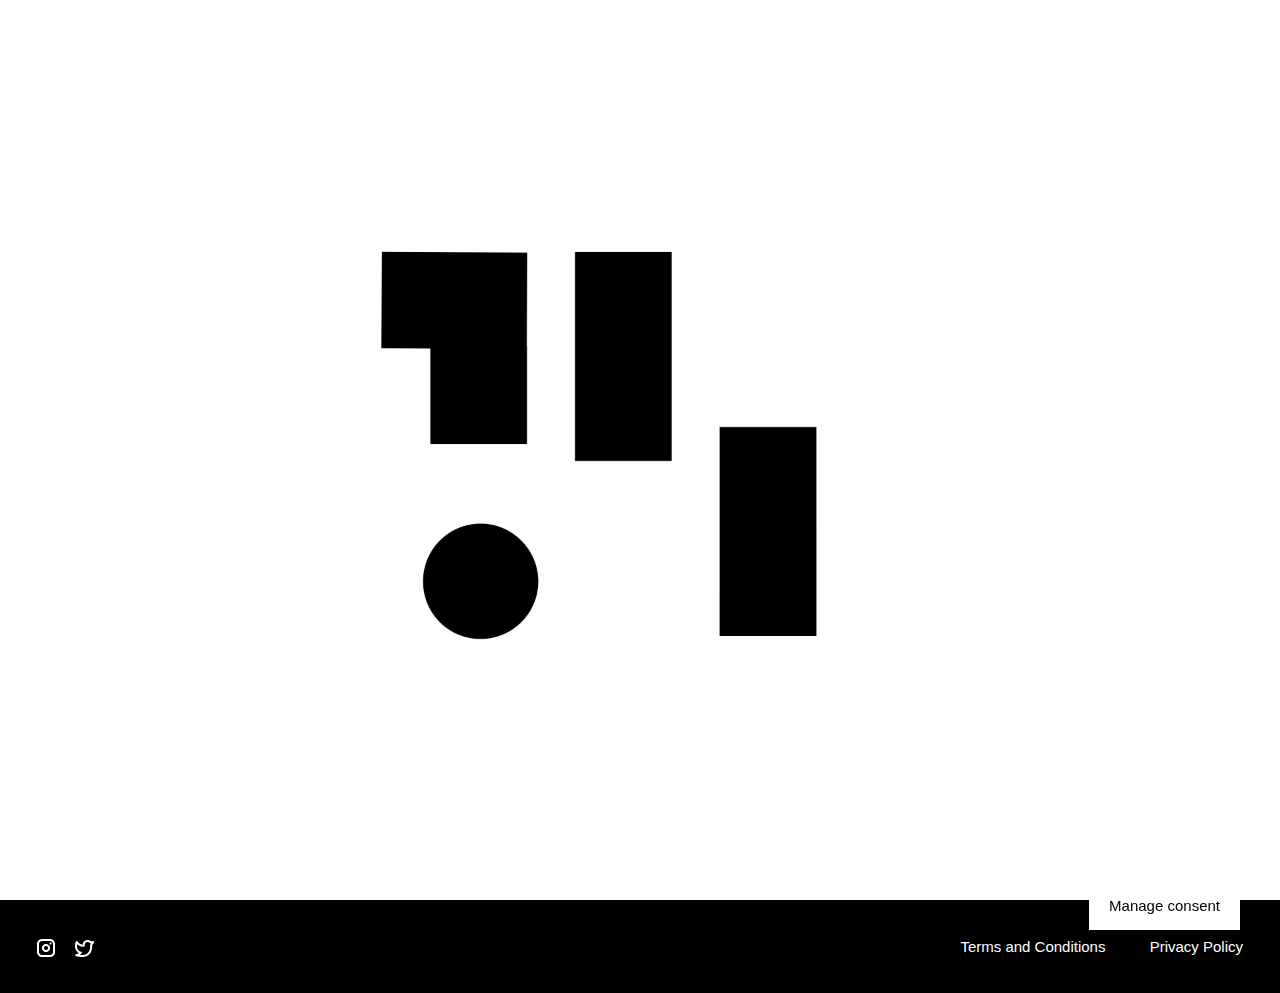
<file: web3.html>
<!DOCTYPE html>
<html lang="en">

<head>
    <meta charset="utf-8">
    <meta name="description" content="">
    <meta name="keywords" content="app, landing, corporate, Creative, Html Template, Template">
    <meta name="author" content="web-themes">
    <meta http-equiv="x-ua-compatible" content="ie=edge">
    <meta name="viewport" content="width=device-width, minimum-scale=1.0, maximum-scale=1.0, initial-scale=1">

    <!-- title -->
    <title>Millipointtwo - Web3 [NFT]</title>

    <!-- favicon -->
    <link href="img/favicon.png" type="image/png" rel="icon">

    <!-- all css here -->
    <link href="css/bootstrap.min.css" rel="stylesheet" type="text/css" />
    <link href="css/magnific-popup.css" rel="stylesheet" type="text/css" />
    <link href="css/style.css" rel="stylesheet" type="text/css" />
    <link href="css/responsive.css" rel="stylesheet" type="text/css" />

    <!-- Meta Pixel Code -->
    <script>
        !function (f, b, e, v, n, t, s) {
            if (f.fbq) return; n = f.fbq = function () {
                n.callMethod ?
                n.callMethod.apply(n, arguments) : n.queue.push(arguments)
            };
            if (!f._fbq) f._fbq = n; n.push = n; n.loaded = !0; n.version = '2.0';
            n.queue = []; t = b.createElement(e); t.async = !0;
            t.src = v; s = b.getElementsByTagName(e)[0];
            s.parentNode.insertBefore(t, s)
        }(window, document, 'script',
            'https://connect.facebook.net/en_US/fbevents.js');
        fbq('init', '466601605469092');
        fbq('track', 'PageView');
    </script>
    <noscript><img height="1" width="1" style="display:none"
            src="https://www.facebook.com/tr?id=466601605469092&ev=PageView&noscript=1" /></noscript>
    <!-- End Meta Pixel Code -->

</head>

<body>

    <!-- Preloader Start -->
    <div id="preloader">
        <video muted="muted" loop="loop" autoplay="autoplay" playsinline src="video/preloader.mp4"></video>
    </div>
    <!-- Preloader End -->

    <!--========== Header area start ===========-->
    <header class="d-flex align-items-center">
        <div class="container">
            <div class="row align-items-center">
                <div class="col-lg-3 col-8 text-left">
                    <!--logo start-->
                    <a class="logo" href="index.html">
                        <img src="img/logo1.png" class="img-fluid" alt="">
                        <img src="img/logo2.png" class="img-fluid" alt="">
                    </a>
                    <!--logo end-->
                </div>
                <div class="col-lg-9 col-4">
                    <!--menu start-->
                    <ul id="menu">
                        <li><a href="fashion-house.html">FASHION HOUSE</a></li>
                        <li><a class="active" href="web3.html">WEB3 [NFT]</a></li>
                        <li><a href="gallery.html">GALLERY</a></li>
                    </ul>
                    <!--menu end-->

                    <!-- menu toggler -->
                    <div class="hamburger-menu">
                        <span class="line-top"></span>
                        <span class="line-center"></span>
                        <span class="line-bottom"></span>
                    </div>

                    <!-- Ofcanvas-menu -->
                    <div class="ofcavas-menu">
                        <div class="container">
                            <ul>
                                <li><a href="fashion-house.html">FASHION HOUSE</a></li>
                                <li><a class="active" href="web3.html">WEB3 [NFT]</a></li>
                                <li><a href="gallery.html">GALLERY</a></li>
                            </ul>
                        </div>
                    </div>
                    <!-- Ofcanvas-menu END-->
                </div>
            </div>
        </div>
    </header>
    <!--========== Header area End ===========-->


    <main class="overflow-hidden">

        <!--========== clique area start ===========-->
        <section class="clique_area">
            <div class="container">
                <div class="row justify-content-center">
                    <div class="col-lg-5">
                        <div class="title_box">
                            <h3>the clique</h3>
                            <p>A passion-driven, fashion-forward community built around 6984 unique NFTs of the iconic
                                Bogard mask. Each mask gives access to the members-only Millipointtwo fashion house,
                                making you part of the exclusive Clique.</p>
                        </div>
                        <a class="btn" href="https://the-clique.io/" target="_blank">see more</a>
                    </div>
                </div>
            </div>
        </section>

    </main>

    <!--========== footer area ===========-->
    <footer>
        <div class="container">
            <div class="row align-items-center">
                <div class="col-3">
                    <ul class="social_icon">
                        <li><a href="#"><img src="img/ins_line.png" alt=""></a></li>
                        <li><a href="#"><img src="img/twitter_line.png" alt=""></a></li>
                    </ul>
                </div>
                <div class="col-9">
                    <ul class="link">
                        <li><a href="terms-conditions.html">Terms and Conditions</a></li>
                        <li><a href="terms-conditions.html">Privacy Policy</a></li>
                    </ul>
                </div>
            </div>
        </div>
    </footer>


    <!-- ======= Manage consent button ======= -->
    <button class="manage_consent">Manage consent</button>

    <!-- ============== Cookie popup start ================ -->
    <div class="cookie_popup">
        <button class="popup_close"><img src="img/close.png" class="img-fluid" alt=""></button>
        <h3>Manage Cookie Consent</h3>
        <p>To provide the best experiences, we use technologies like cookies to store and/or access device information.
            Consenting to these technologies will allow us to process data such as browsing behavior or unique IDs on
            this
            site. Not consenting or withdrawing consent, may adversely affect certain features and functions.</p>
        <div class="d-flex justify-content-between">
            <a class="btn accept" href="#">Accept</a>
            <a class="btn deny" href="#">Deny</a>
        </div>
        <div class="text-center">
            <a class="terms" href="#">Terms & Conditions</a>
        </div>
    </div>
    <!-- ============== Cookie popup end ================ -->


    <!-- all js here -->
    <script src="js/jquery-3.4.1.min.js"></script>
    <script src="js/plugins.js"></script>
    <script src="js/main.js"></script>
</body>

</html>
</file>
<file: css/style.css>
/*====================== color var ========================*/

:root{
	--white-color: #ffffff;
	--text-color: #000000;
}

/*====================== Google fonts ========================*/

@import url('https://fonts.googleapis.com/css2?family=Inter:wght@200;400;700&display=swap');

@font-face {
	font-family: 'Maelstrom Sans';
	src: url('../webfonts/MaelstromSans-Bold.eot');
	src: url('../webfonts/MaelstromSans-Bold.eot?#iefix') format('embedded-opentype'),
		url('../webfonts/MaelstromSans-Bold.woff2') format('woff2'),
		url('../webfonts/MaelstromSans-Bold.woff') format('woff'),
		url('../webfonts/MaelstromSans-Bold.ttf') format('truetype'),
		url('../webfonts/MaelstromSans-Bold.svg#MaelstromSans-Bold') format('svg');
	font-weight: bold;
	font-style: normal;
	font-display: swap;
}


/*====================== Basic css ========================*/

html,
body,
div,
span,
h1,
h2,
h3,
h4,
h5,
h6,
p,
a,
strong,
i,
ol,
ul,
li,
form,
label,
footer,
header,
menu,
nav,
section {
	margin: 0;
	padding: 0;
}

ol,
ul {
	list-style: none;
}

a,
a:hover {
	text-decoration: none;
}

button:focus,
a:focus,
input:focus,
textarea:focus {
	outline: none;
}

/* body */
body {
	font-family: 'Inter', sans-serif;
	font-style: normal;
	font-weight: 400;
	font-size: 15px;
	line-height: 140%;
	color: var(--text-color);
}


/* heading CSS */
h3{
	font-style: normal;
	font-weight: 700;
	font-size: 12px;
	line-height: 130%;
	letter-spacing: 0.15em;
	text-transform: uppercase;
	color: #000000;
}

/* Button CSS */
.btn{
	padding: 8px 24px;
	border: 0.5px solid #000000;
	border-radius: 0;
	font-weight: 400;
	font-size: 12px;
	letter-spacing: 0.15em;
	color: #000000;
}

.btn-check:focus+.btn,
.btn:focus {
	box-shadow: none;
}

hr{
	background-color: #000000;
	margin: 70px 0;
}


/*========== Page loader CSS ==========*/

#preloader {
	position: fixed;
	background: #fff;
	top: 0;
	left: 0;
	right: 0;
	bottom: 0;
	z-index: 99999;
	height: 100vh;
	width: 100vw;
}

#preloader video {
	width: 100%;
	height: 100%;
}

/*====================== Header area start ========================*/

header {
	position: fixed;
	top: 0;
	left: 0;
	height: 70px;
	z-index: 1024;
	width: 100%;
	transition: .3s;
}

header.bg_black{
	background: #000000;
}

/*sticky*/
header.sticky {
	background: #000000;
}

/* logo */
header .logo img:nth-child(2){
	display: none;
}

/* menu */
#menu {
	text-align: right;
}

#menu li {
	display: inline-block;
	margin-right: 40px;
}

#menu li:last-child{
	margin-right: 0;
}

#menu li a {
	font-family: 'Inter', sans-serif;
	font-weight: 400;
	font-size: 12px;
	line-height: 1;
	color: var(--white-color);
	transition: 0.3s;
}

#menu>li>a.active,
#menu>li>a:hover {
	color: #F3AA4E;
}

/*Hamburger menu*/
.hamburger-menu {
	cursor: pointer;
	display: none;
	z-index: 999;
	float: right;
}

.hamburger-menu span {
	background: var(--white-color);
	width: 30px;
	height: 3px;
	display: block;
	margin: 5px 0;
	-webkit-transition: all 0.3s ease;
	-o-transition: all 0.3s ease;
	transition: all 0.3s ease;
}

.hamburger-menu:hover .line-top {
	-webkit-transform: translateY(-100%);
	-ms-transform: translateY(-100%);
	transform: translateY(-100%);
}

.hamburger-menu:hover .line-bottom {
	-webkit-transform: translateY(100%);
	-ms-transform: translateY(100%);
	transform: translateY(100%);
}

.hamburger-menu .line-top.current {
	-webkit-transform: translateY(200%) rotate(135deg);
	-ms-transform: translateY(200%) rotate(135deg);
	transform: translateY(200%) rotate(135deg);
}

.hamburger-menu .line-center.current {
	opacity: 0;
}

.hamburger-menu .line-bottom.current {
	-webkit-transform: translateY(-325%) rotate(-135deg);
	-ms-transform: translateY(-325%) rotate(-135deg);
	transform: translateY(-325%) rotate(-135deg);
}

/*ofcanvas menu*/
.ofcavas-menu {
	position: fixed;
	width: 100%;
	height: 100%;
	background: #000000;
	z-index: -1;
	top: 0;
	display: none;
	right: -100%;
	-webkit-transition: .3s;
	-o-transition: .3s;
	transition: .3s;
	text-align: right;
}

.ofcavas-menu.current {
	right: 0;
}

.ofcavas-menu ul {
	margin-top: 105px;
}

.ofcavas-menu li{
	margin-bottom: 40px;
}

.ofcavas-menu a {
	color: var(--white-color);
	font-weight: 400;
	font-size: 10px;
	letter-spacing: 0.15em;
	text-transform: uppercase;
	color: #FFFFFF;
	transition: .2s;
}

.ofcavas-menu a.active,
.ofcavas-menu a:hover{
	color: #F3AA4E;
}


/*====================== Hero area start ========================*/

.hero_area {
	position: relative;
	height: 100vh;
	overflow: hidden;
}

.hero_area video{
	width: 100%;
	height: 100vh;
	object-fit: cover;
	pointer-events: none;
}


/*====================== about area start ========================*/

.about_area{
	text-align: center;
	height: 100vh;
	display: flex;
	align-items: center;
	justify-content: center;
}

.about_area h1{
	font-family: 'Maelstrom Sans';
	font-weight: 700;
	font-size: 160px;
	line-height: 0.85;
	letter-spacing: 0.1em;
	color: var(--text-color);
	text-transform: uppercase;
	padding-bottom: 4.8rem;
}

.about_area h3{
	padding-bottom: 1.6rem;
}

/*====================== clique area start ========================*/

.clique_area{
	background: url(../img/clique-bg1.png) no-repeat center;
	background-size: cover;
	height: 100vh;
	text-align: center;
	position: relative;
}

.clique_area .title_box{
	margin-top: 70px;
}

.clique_area h3{
	color: var(--white-color);
	padding-bottom: 16px;
}

.clique_area p {
	color: var(--white-color);
}

.clique_area .btn{
	position: absolute;
	left: 50%;
	transform: translateX(-50%);
	bottom: 53px;
	border-color: var(--white-color);
	color: var(--white-color);
}

.clique_area .btn:hover{
	background: var(--white-color);
	color: var(--text-color);
}

/*====================== GALLERY area start ========================*/

.gallery_area{
	text-align: center;
	padding-top: 94px;
}

.gallery_area .box h1{
	font-family: 'Maelstrom Sans';
	font-style: normal;
	font-weight: 700;
	font-size: 160px;
	line-height: 100%;
	letter-spacing: 0.1em;
	color: var(--text-color);
	opacity: 0.3;
	transition: 2s;
}

.gallery_area .box h1.active{
	opacity: 1;
}

.gallery_area .box p {
	font-size: 12px;
	line-height: 130%;
	letter-spacing: 0.15em;
	color: var(--text-color);
	padding-bottom: 57px;
}

.gallery_area .box .btn:hover{
	background: #000000;
	color: #ffffff;
}

.gallery_area .box .btn:active{
	background: #ffffff;
}

.popup-gallery{
	padding-top: 70px;
}

.popup-gallery img{
	width: 100%;
}

.mfp-bg{
	background: rgba(0, 0, 0, 0.9);
}

.mfp-image-holder .mfp-close{
	opacity: 1;
	width: auto;
	top: -10px;
}

.gallery-arrow {
	position: absolute;
	top: 0;
	display: block;
	width: 50px;
	height: 20px;
	left: 0;
	cursor: pointer;
	z-index: 1111;
}

.gallery-arrow-left{
	margin-left: 0 !important;
}

.gallery-arrow-left::before {
	content: 'PREV';
	color: var(--white-color);
	font-weight: 400;
	font-size: 12px;
	letter-spacing: 0.15em;
	text-transform: uppercase;
	font-family: 'Inter', sans-serif;
	transition: 0.2s;
}

.gallery-arrow-right {
	margin-left: 70px !important;
}

.gallery-arrow-right::before {
	content: 'NEXT';
	color: var(--white-color);
	font-weight: 400;
	font-size: 12px;
	letter-spacing: 0.15em;
	text-transform: uppercase;
	font-family: 'Inter', sans-serif;
	transition: 0.2s;
}

.gallery-arrow-left:hover::before,
.gallery-arrow-right:hover::before{
	color: #F3AA4E;
}

.mfp-bottom-bar{
	display: none;
}

.collapse-for-smDevice{
	display: none;
}

.accordion-collapse {
	opacity: 0;
	transition: .7s;
	transform: scaleY(0);
	transform-origin: top;
}

.accordion-collapse.show {
	opacity: 1;
	transform: scaleY(1);
}


/*====================== Footer area start ========================*/

footer{
	background: #000000;
	padding: 36px 0;
}

footer li{
	display: inline-block;
}

footer .social_icon li{
	margin-right: 16px;
}

footer .link{
	text-align: right;
}

footer .link li {
	margin-right: 40px;
}

footer li:last-child {
	margin-right: 0;
}

footer .link li a{
	font-weight: 400;
	font-size: 15px;
	color: var(--white-color);
	transition: .2s;
}

footer .link li a:hover{
	color: #F3AA4E;
}

/*========== terms conditions page CSS ==========*/

.conditions_wrap{
	padding-top: 80px;
}
.conditions_wrap>div{
	margin-bottom: 40px;
}

.conditions_wrap h1{
	font-size: 32px;
	line-height: 1.2;
	padding-bottom: 10px;
}

.conditions_wrap p{
	font-size: 16px;
	line-height: 1.5;
}

.conditions_wrap ul{
	padding: 40px 0 40px 80px;
}

.conditions_wrap ul li{
	list-style: disc;
	padding-bottom: 6px;
}



/*========== Cookie popup CSS ==========*/

.manage_consent{
	padding: 14px 20px;
	border-radius: 6px 6px 0 0;
	background: #FFFFFF;
	position: fixed;
	right: 40px;
	bottom: -30px;
	border: none;
	box-shadow: 0 0 10px 2px #00000019;
	transition: .3s;
}

.manage_consent:hover{
	color: #F3AA4E;
	bottom: 0;
}

.cookie_popup{
	position: fixed;
	bottom: 7px;
	right: 10px;
	background: #ffffff;
	max-width: 460px;
	padding: 18px;
	border-radius: 5px;
	opacity: 0;
	pointer-events: none;
	transform: translateY(50px);
	box-shadow: 0 0 10px 2px #00000019;
	transition: .5s;
}

.cookie_popup.current{
	opacity: 1;
	pointer-events: auto;
	transform: translateY(0);
}

.popup_close{
	width: 25px;
	background: none;
	border: none;
	position: absolute;
	top: 15px;
	right: 18px;
}

.popup_close:hover{
	opacity: .4;
}

.cookie_popup h3{
	color:#222222;
	font-size: 15px;
	font-weight: 600;
	letter-spacing: 1px;
	text-align: center;
	padding-bottom: 20px;
}

.cookie_popup p{
	color:#222222;
	font-size: 12px;
	line-height: 1.5;
	padding-bottom: 20px;
}

.cookie_popup .btn{
	width: 50%;
	margin: 0 5px;
	border-radius: 3px;
}

.cookie_popup .btn:hover {
	background: #000000;
	color: #ffffff;
}

.cookie_popup .btn:active{
	background: #000000;
	color: #ffffff;
}

.cookie_popup .btn.accept{
	background: #000000;
	color: #ffffff;
}

.cookie_popup .btn.accept:hover{
	color: #000000;
	background: #ffffff;
}

.cookie_popup .terms{
	margin-top: 10px;
	display: inline-block;
	color:#353030;
	text-decoration: underline;
}

.cookie_popup .terms:hover{
	text-decoration: none;
	color: #00000063;
}
</file>
<file: css/responsive.css>
/*Extra large devices (large desktops, 1200px and up)*/
@media (min-width: 1250px) { 
	.container{
		max-width: 1230px;
	}
}

@media (min-width: 992px) and (max-width: 1600px) { 
	.about_area{
		padding-top: 5rem;
	}

	.about_area h1{
		font-size: 120px;
		padding-bottom: 30px;
	}
}

@media (max-width: 991px) {
	header .logo img:nth-child(1){
		display: none;
	}

	header .logo img:nth-child(2){
		display: block;
	}

	#menu{
		display: none;
	}

	.hamburger-menu {
		display: block;
	}

	.ofcavas-menu {
		display: block;
	}

	.about_area h1{
		font-size: 100px;
	}

	.collapse-for-smDevice{
		display: block;
	}

	.gallery_area .box{
		padding-top: 70px;
	}

	.gallery_area .box.a{
		padding-top: 0;
	}
	
}

/*Medium devices (tablets, 767px and down)*/
@media (max-width: 767px) {

	.mfp-content{
		min-width: 80%;
		vertical-align: sub;
		position: absolute;
		top: 0;
		left: 50%;
		transform: translateX(-50%);
	}

	.mfp-content img{
		min-width: 100%;
	}

	.gallery-arrow {
		top: auto;
		bottom: 24px;
	}

	.gallery-arrow-left{
		left: 24px;
	}

	.gallery-arrow-right{
		margin-left: auto !important;
		right: 24px;
	}

	.mfp-close-btn-in .mfp-close{
		top: 10px;
		right: 24px;
	}

	img.mfp-img{
		padding: 0;
	}

	.manage_consent{
		bottom: -27px;
	}

}

/*Small devices (landscape phones, 575px and down)*/
@media (max-width: 575px) {

	body{
		font-size: 12px;
	}

	hr{
		margin: 40px 0;
	}

	.about_area h1{
		font-size: 65px;
	}

	.clique_area{
		background: url(../img/clique-bg2.png) no-repeat center;
		background-size: cover;
	}

	.gallery_area{
		padding-bottom: 35px;
	}

	.gallery_area .box h1{
		font-size: 100px;
		line-height: 120%;
	}

	.gallery_area .box p{
		font-size: 10px;
		padding-bottom: 32px;
	}

	.mfp-content{
		min-width: 100%;
	}

	footer .link li {
		margin-right: 16px;
	}

	footer .link li:last-child{
		margin-right: 0;
	}

	footer .link li a{
		font-size: 12px;
	}

	.conditions_wrap h1{
		font-size: 16px;
	}

	.conditions_wrap p{
		font-size: 12px;
	}
	
	.cookie_popup{
		max-width: 100%;
		left: 10px;
	}

	.popup_close{
		width: 21px;
	}
}
</file>
